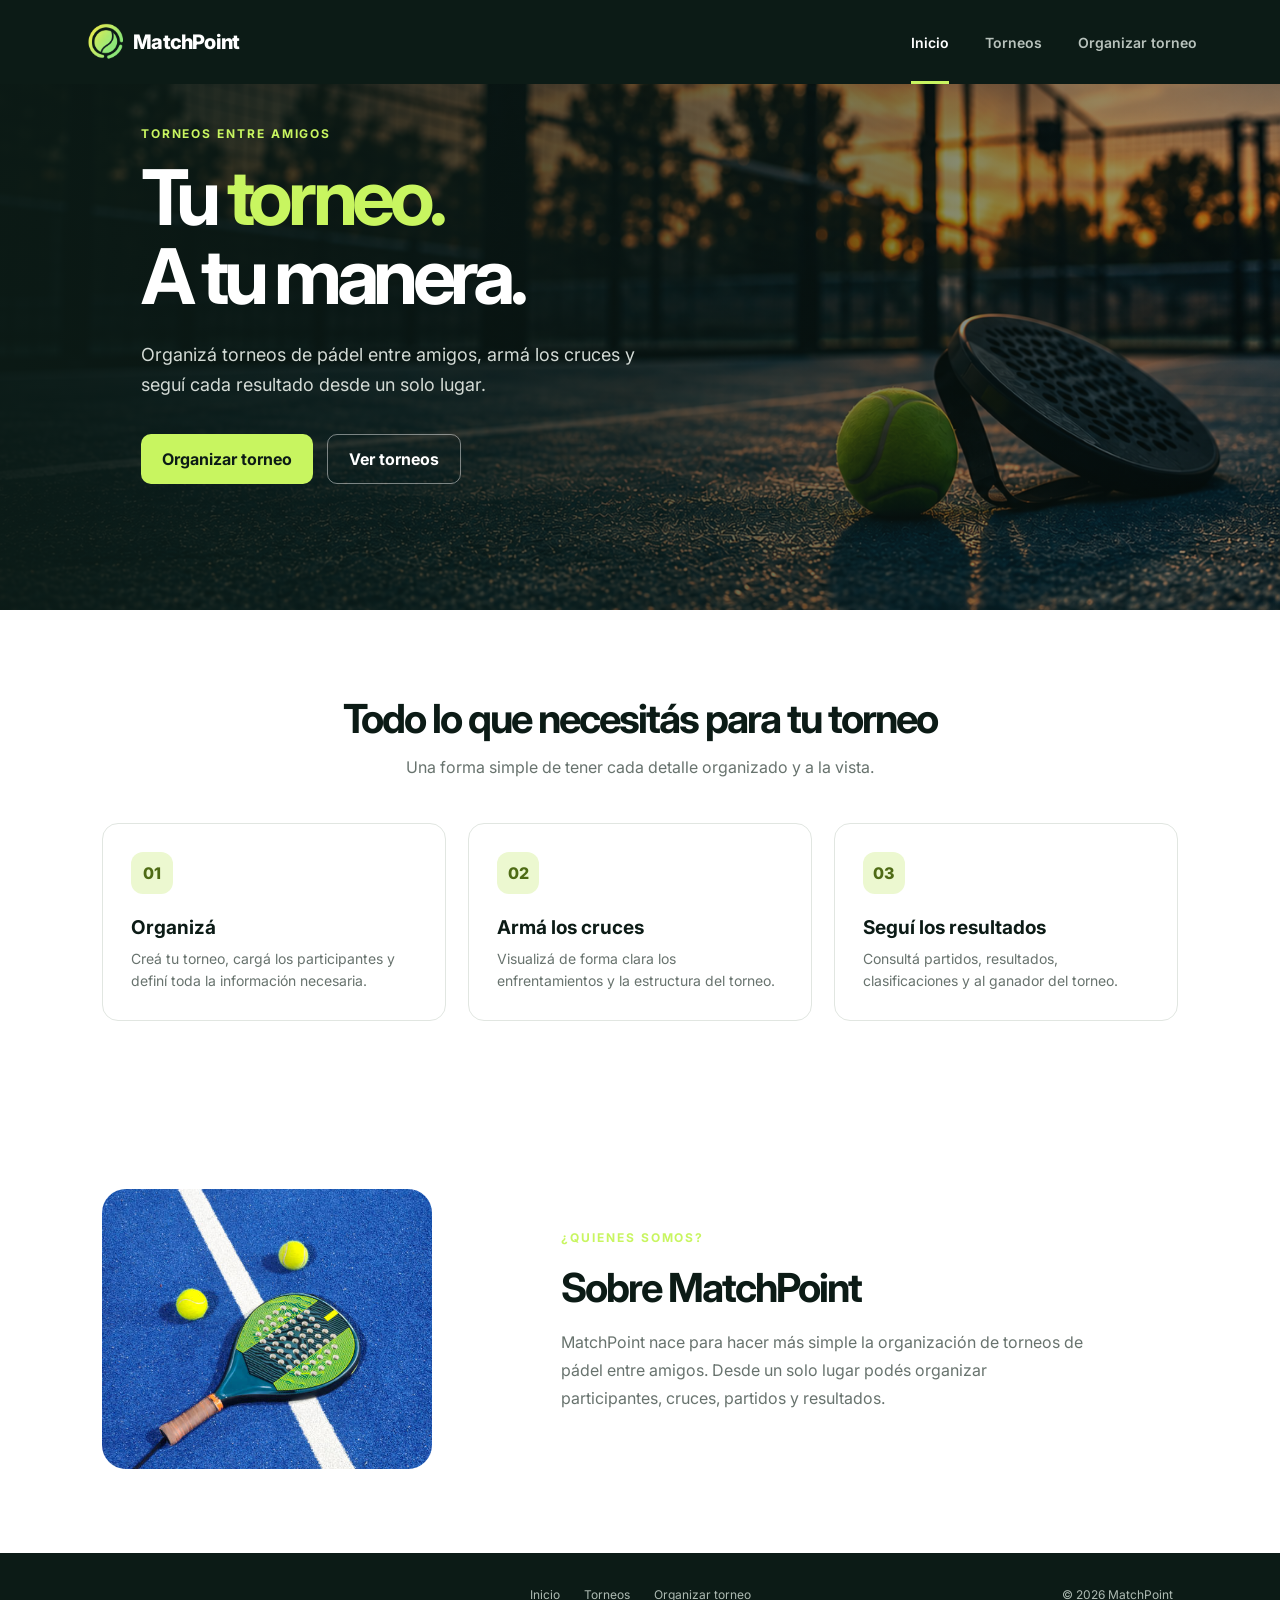
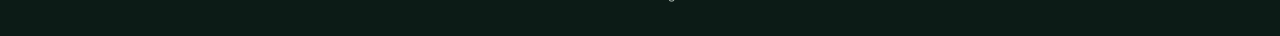
<file: PROYECTO-NUESTRO-FINAL/index.html>
<!doctype html>
<html lang="es">
  <head>
    <meta charset="UTF-8" />
    <meta name="viewport" content="width=device-width, initial-scale=1.0" />
    <meta name="author" content="MatchPoint" />
    <meta
      name="description"
      content="MatchPoint, la forma simple de organizar torneos de pádel entre amigos: participantes, cruces y resultados en un solo lugar."
    />
    <meta
      name="keywords"
      content="padel, torneos, torneos de padel, organizar torneo, cruces, fixture"
    />
    <link
      rel="icon"
      href="data:image/svg+xml,<svg xmlns='http://www.w3.org/2000/svg' viewBox='0 0 100 100'><text y='.9em' font-size='90'>🎾</text></svg>"
    />
    <title>MatchPoint | Inicio</title>
    <link rel="preconnect" href="https://fonts.googleapis.com" />
    <link rel="preconnect" href="https://fonts.gstatic.com" crossorigin />
    <link
      href="https://fonts.googleapis.com/css2?family=Inter:wght@400;500;600;700;800&display=swap"
      rel="stylesheet"
    />
    <link rel="stylesheet" href="inicio.css" />
  </head>
  <body>
    <header class="site-header">
      <a class="brand" href="index.html">
        <span class="brand-mark"
          ><img src="imagenes/logo.png" alt="Logo de MatchPoint"
        /></span>
        <h1>MatchPoint</h1>
      </a>
      <nav class="main-nav" aria-label="Navegación principal">
        <a href="index.html" class="active">Inicio</a>
        <a href="torneos.html">Torneos</a>
        <a href="organizar.html">Organizar torneo</a>
      </nav>
    </header>

    <main>
      <section class="hero">
        <div class="hero-copy">
          <div class="eyebrow">Torneos entre amigos</div>
          <h2>Tu <em>torneo.</em><br />A tu manera.</h2>
          <p>
            Organizá torneos de pádel entre amigos, armá los cruces y seguí cada
            resultado desde un solo lugar.
          </p>
          <div class="actions">
            <a class="button primary" href="organizar.html">Organizar torneo</a>
            <a class="button outline" href="torneos.html">Ver torneos</a>
          </div>
        </div>
      </section>

      <section class="section">
        <div class="section-heading">
          <h2>Todo lo que necesitás para tu torneo</h2>
          <p>Una forma simple de tener cada detalle organizado y a la vista.</p>
        </div>
        <div class="feature-grid">
          <article class="feature-card">
            <div class="feature-icon">01</div>
            <h3>Organizá</h3>
            <p>
              Creá tu torneo, cargá los participantes y definí toda la
              información necesaria.
            </p>
          </article>
          <article class="feature-card">
            <div class="feature-icon">02</div>
            <h3>Armá los cruces</h3>
            <p>
              Visualizá de forma clara los enfrentamientos y la estructura del
              torneo.
            </p>
          </article>
          <article class="feature-card">
            <div class="feature-icon">03</div>
            <h3>Seguí los resultados</h3>
            <p>
              Consultá partidos, resultados, clasificaciones y al ganador del
              torneo.
            </p>
          </article>
        </div>
      </section>

      <section class="section">
        <div class="about">
          <div class="about-visual" aria-hidden="true">
            <img src="imagenes/paleta_pelotas.avif" alt="Paleta de pádel" />
          </div>
          <div>
            <div class="eyebrow">¿Quienes Somos?</div>
            <h2>Sobre MatchPoint</h2>
            <p>
              MatchPoint nace para hacer más simple la organización de torneos
              de pádel entre amigos. Desde un solo lugar podés organizar
              participantes, cruces, partidos y resultados.
            </p>
          </div>
        </div>
      </section>
    </main>

    <footer class="site-footer">
      <div class="footer-inner">
        <div class="footer-links">
          <a href="index.html">Inicio</a>
          <a href="torneos.html">Torneos</a>
          <a href="organizar.html">Organizar torneo</a>
        </div>
        <span>© 2026 MatchPoint</span>
      </div>
    </footer>

    <script src="script.js"></script>
  </body>
</html>
</file>
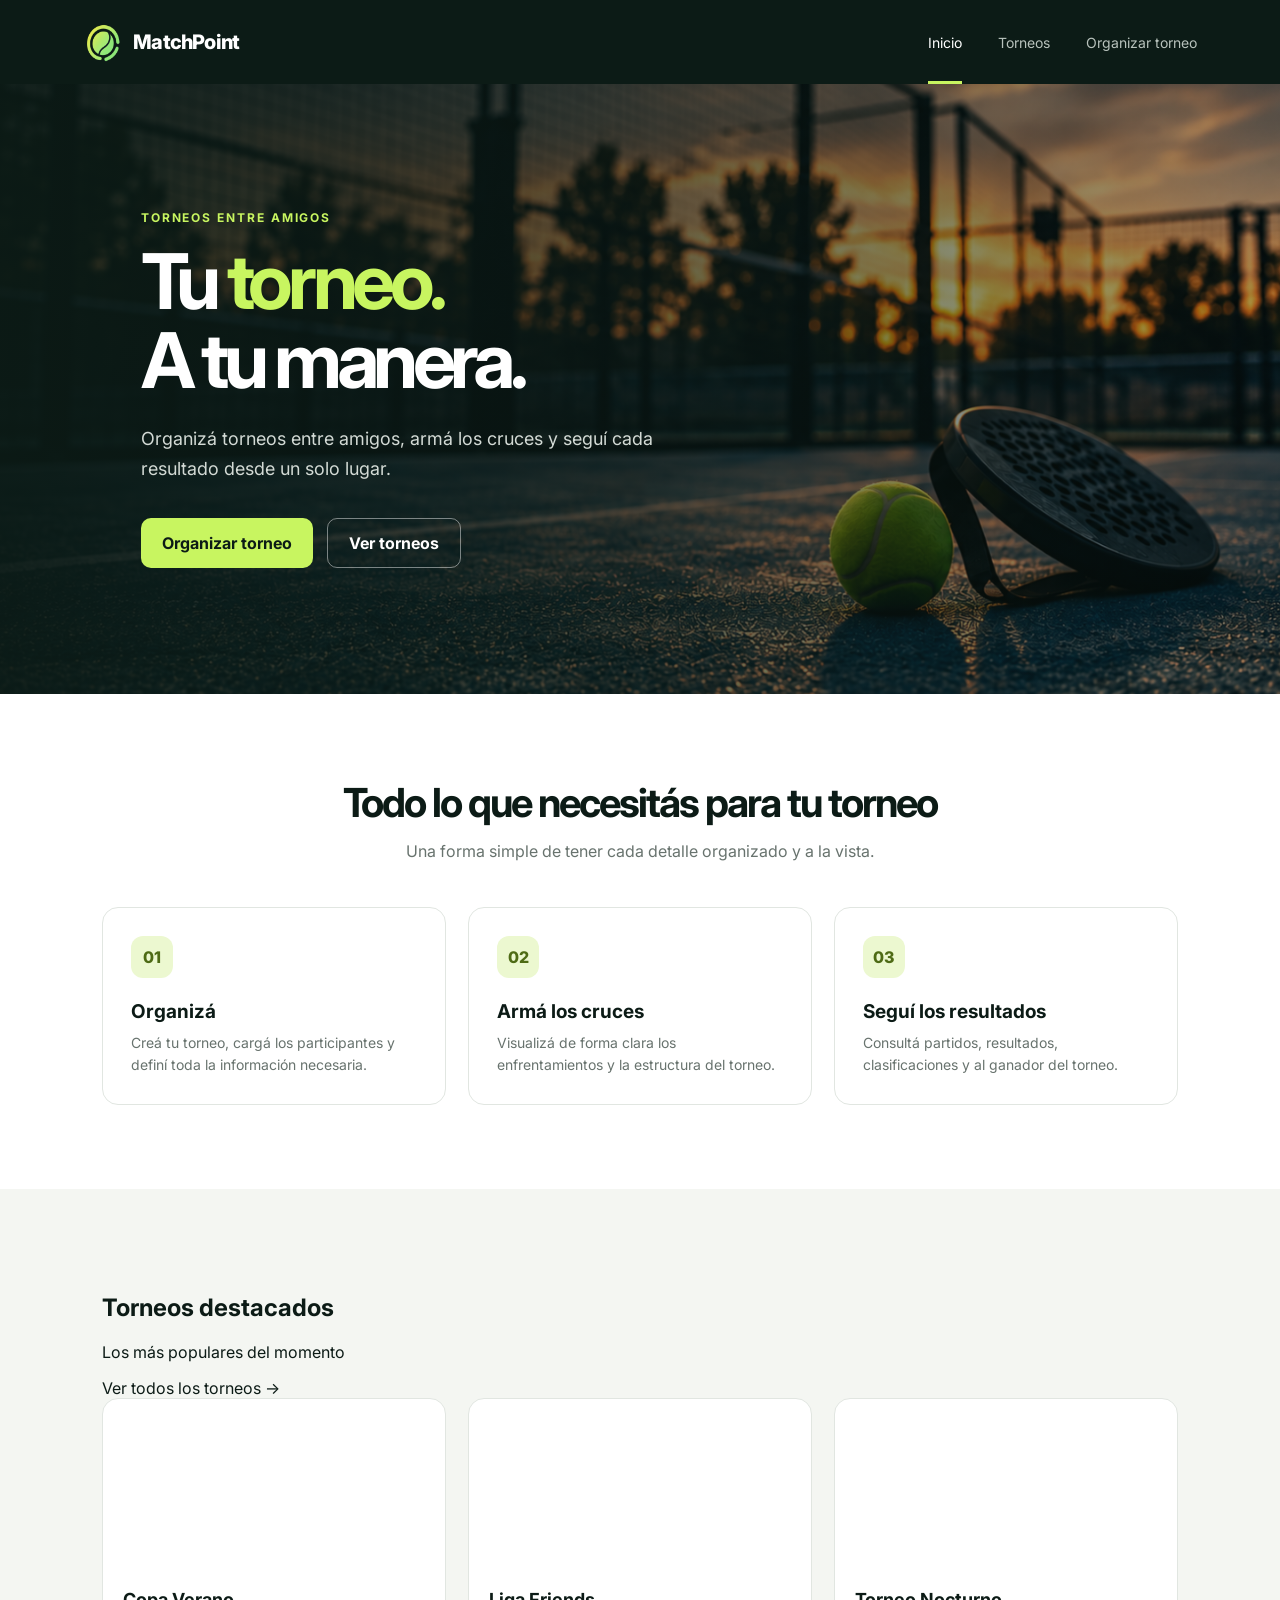
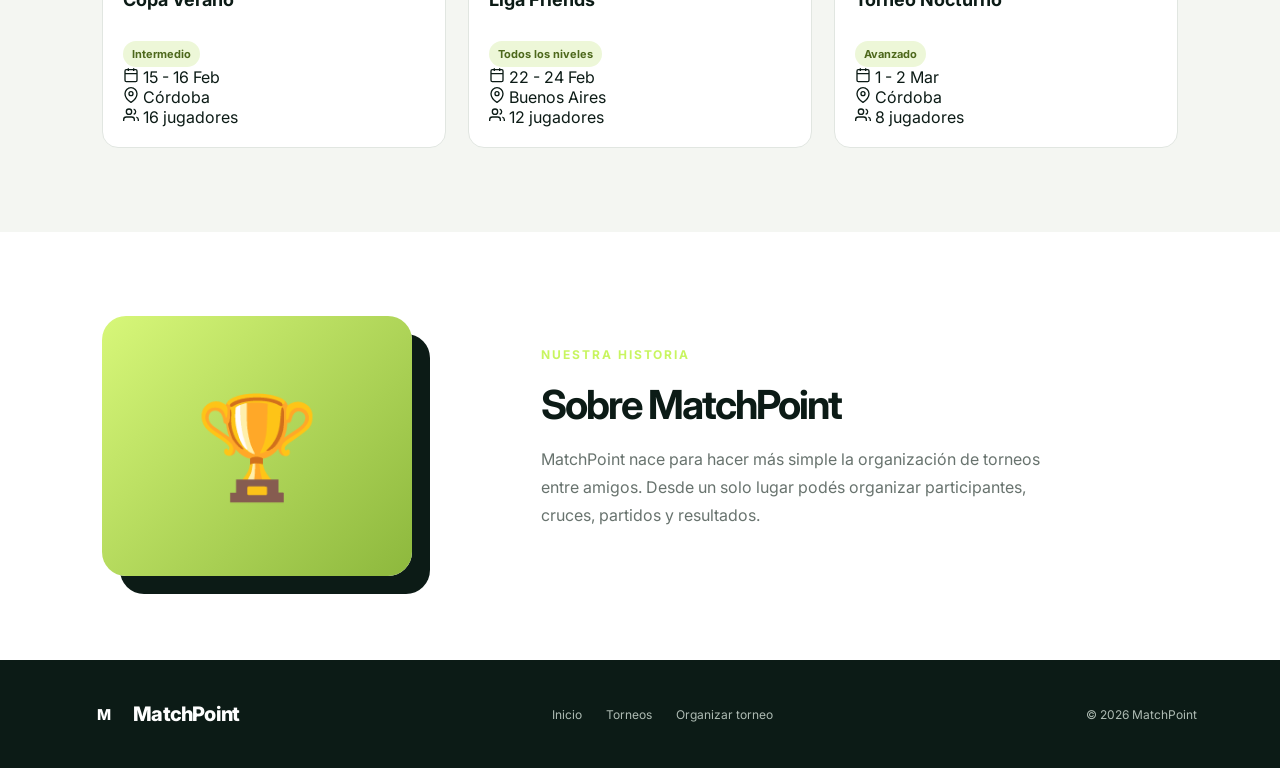
<file: public/index.html>
<!doctype html>
<html lang="es">
<head>
  <meta charset="UTF-8">
  <meta name="viewport" content="width=device-width, initial-scale=1.0">
  <title>MatchPoint | Inicio</title>
  <link rel="preconnect" href="https://fonts.googleapis.com">
  <link rel="preconnect" href="https://fonts.gstatic.com" crossorigin>
  <link href="https://fonts.googleapis.com/css2?family=Inter:wght@400;500;600;700;800&display=swap" rel="stylesheet">
  <link rel="stylesheet" href="styles.css">
</head>
<body>
  <header class="site-header">
    <a class="brand" href="index.html">
      <img class="brand-mark" src="img/image.png">
      <span>MatchPoint</span>
    </a>
    <nav class="main-nav" aria-label="Navegación principal">
      <a href="index.html" class="active">Inicio</a>
      <a href="torneos.html">Torneos</a>
      <a href="organizar.html">Organizar torneo</a>
    </nav>
  </header>

  <main>
    <section class="hero">
      <div class="hero-copy">
        <div class="eyebrow">Torneos entre amigos</div>
        <h1>Tu <em>torneo.</em><br>A tu manera.</h1>
        <p>Organizá torneos entre amigos, armá los cruces y seguí cada resultado desde un solo lugar.</p>
        <div class="actions">
          <a class="button primary" href="organizar.html">Organizar torneo</a>
          <a class="button outline" href="torneos.html">Ver torneos</a>
        </div>
      </div>
    </section>

    <section class="section">
      <div class="section-heading">
        <h2>Todo lo que necesitás para tu torneo</h2>
        <p>Una forma simple de tener cada detalle organizado y a la vista.</p>
      </div>
      <div class="feature-grid">
        <div class="feature-card">
          <div class="feature-icon">01</div>
          <h3>Organizá</h3>
          <p>Creá tu torneo, cargá los participantes y definí toda la información necesaria.</p>
        </div>
        <div class="feature-card">
          <div class="feature-icon">02</div>
          <h3>Armá los cruces</h3>
          <p>Visualizá de forma clara los enfrentamientos y la estructura del torneo.</p>
        </div>
        <div class="feature-card">
          <div class="feature-icon">03</div>
          <h3>Seguí los resultados</h3>
          <p>Consultá partidos, resultados, clasificaciones y al ganador del torneo.</p>
        </div>
      </div>
    </section>

    <section class="section mist">
      <div class="section-header-row">
        <div>
          <h2>Torneos destacados</h2>
          <p>Los más populares del momento</p>
        </div>
        <a class="text-link-right" href="torneos.html">Ver todos los torneos →</a>
      </div>

      <div class="cards-grid">
        <!-- Tarjeta 1 -->
        <article class="tournament-card" data-name="copa verano">
          <div class="card-image" style="background-image:url('https://images.unsplash.com/photo-1554068865-24cecd4e34b8?auto=format&fit=crop&w=900&q=80')"></div>
          <div class="card-body">
            <div class="card-header">
              <h3>Copa Verano</h3>
              <span class="level level-blue">Intermedio</span>
            </div>
            <div class="meta-list">
              <div class="meta-item">
                <svg width="16" height="16" viewBox="0 0 24 24" fill="none" stroke="currentColor" stroke-width="2"><rect x="3" y="4" width="18" height="18" rx="2" ry="2"></rect><line x1="16" y1="2" x2="16" y2="6"></line><line x1="8" y1="2" x2="8" y2="6"></line><line x1="3" y1="10" x2="21" y2="10"></line></svg>
                <span>15 - 16 Feb</span>
              </div>
              <div class="meta-item">
                <svg width="16" height="16" viewBox="0 0 24 24" fill="none" stroke="currentColor" stroke-width="2"><path d="M21 10c0 7-9 13-9 13s-9-6-9-13a9 9 0 0 1 18 0z"></path><circle cx="12" cy="10" r="3"></circle></svg>
                <span>Córdoba</span>
              </div>
              <div class="meta-item">
                <svg width="16" height="16" viewBox="0 0 24 24" fill="none" stroke="currentColor" stroke-width="2"><path d="M17 21v-2a4 4 0 0 0-4-4H5a4 4 0 0 0-4 4v2"></path><circle cx="9" cy="7" r="4"></circle><path d="M23 21v-2a4 4 0 0 0-3-3.87"></path><path d="M16 3.13a4 4 0 0 1 0 7.75"></path></svg>
                <span>16 jugadores</span>
              </div>
            </div>
          </div>
        </article>

        <!-- Tarjeta 2 -->
        <article class="tournament-card" data-name="liga friends">
          <div class="card-image" style="background-image:url('https://images.unsplash.com/photo-1531310197839-ccf54634509e?auto=format&fit=crop&w=900&q=80')"></div>
          <div class="card-body">
            <div class="card-header">
              <h3>Liga Friends</h3>
              <span class="level level-green">Todos los niveles</span>
            </div>
            <div class="meta-list">
              <div class="meta-item">
                <svg width="16" height="16" viewBox="0 0 24 24" fill="none" stroke="currentColor" stroke-width="2"><rect x="3" y="4" width="18" height="18" rx="2" ry="2"></rect><line x1="16" y1="2" x2="16" y2="6"></line><line x1="8" y1="2" x2="8" y2="6"></line><line x1="3" y1="10" x2="21" y2="10"></line></svg>
                <span>22 - 24 Feb</span>
              </div>
              <div class="meta-item">
                <svg width="16" height="16" viewBox="0 0 24 24" fill="none" stroke="currentColor" stroke-width="2"><path d="M21 10c0 7-9 13-9 13s-9-6-9-13a9 9 0 0 1 18 0z"></path><circle cx="12" cy="10" r="3"></circle></svg>
                <span>Buenos Aires</span>
              </div>
              <div class="meta-item">
                <svg width="16" height="16" viewBox="0 0 24 24" fill="none" stroke="currentColor" stroke-width="2"><path d="M17 21v-2a4 4 0 0 0-4-4H5a4 4 0 0 0-4 4v2"></path><circle cx="9" cy="7" r="4"></circle><path d="M23 21v-2a4 4 0 0 0-3-3.87"></path><path d="M16 3.13a4 4 0 0 1 0 7.75"></path></svg>
                <span>12 jugadores</span>
              </div>
            </div>
          </div>
        </article>

        <!-- Tarjeta 3 -->
        <article class="tournament-card" data-name="torneo nocturno">
          <div class="card-image" style="background-image:url('https://images.unsplash.com/photo-1595435934249-5df7ed86e1c0?auto=format&fit=crop&w=900&q=80')"></div>
          <div class="card-body">
            <div class="card-header">
              <h3>Torneo Nocturno</h3>
              <span class="level level-orange">Avanzado</span>
            </div>
            <div class="meta-list">
              <div class="meta-item">
                <svg width="16" height="16" viewBox="0 0 24 24" fill="none" stroke="currentColor" stroke-width="2"><rect x="3" y="4" width="18" height="18" rx="2" ry="2"></rect><line x1="16" y1="2" x2="16" y2="6"></line><line x1="8" y1="2" x2="8" y2="6"></line><line x1="3" y1="10" x2="21" y2="10"></line></svg>
                <span>1 - 2 Mar</span>
              </div>
              <div class="meta-item">
                <svg width="16" height="16" viewBox="0 0 24 24" fill="none" stroke="currentColor" stroke-width="2"><path d="M21 10c0 7-9 13-9 13s-9-6-9-13a9 9 0 0 1 18 0z"></path><circle cx="12" cy="10" r="3"></circle></svg>
                <span>Córdoba</span>
              </div>
              <div class="meta-item">
                <svg width="16" height="16" viewBox="0 0 24 24" fill="none" stroke="currentColor" stroke-width="2"><path d="M17 21v-2a4 4 0 0 0-4-4H5a4 4 0 0 0-4 4v2"></path><circle cx="9" cy="7" r="4"></circle><path d="M23 21v-2a4 4 0 0 0-3-3.87"></path><path d="M16 3.13a4 4 0 0 1 0 7.75"></path></svg>
                <span>8 jugadores</span>
              </div>
            </div>
          </div>
        </article>
      </div>
    </section>

    <section class="section">
      <div class="about">
        <div class="about-visual">🏆</div>
        <div>
          <div class="eyebrow">Nuestra historia</div>
          <h2>Sobre MatchPoint</h2>
          <p>MatchPoint nace para hacer más simple la organización de torneos entre amigos. Desde un solo lugar podés organizar participantes, cruces, partidos y resultados.</p>
        </div>
      </div>
    </section>
  </main>

  <footer class="site-footer">
    <div class="footer-inner">
      <a class="brand" href="index.html">
        <span class="brand-mark">M</span>
        <span>MatchPoint</span>
      </a>
      <div class="footer-links">
        <a href="index.html">Inicio</a>
        <a href="torneos.html">Torneos</a>
        <a href="organizar.html">Organizar torneo</a>
      </div>
      <span>© 2026 MatchPoint</span>
    </div>
  </footer>
</body>
</html>
</file>
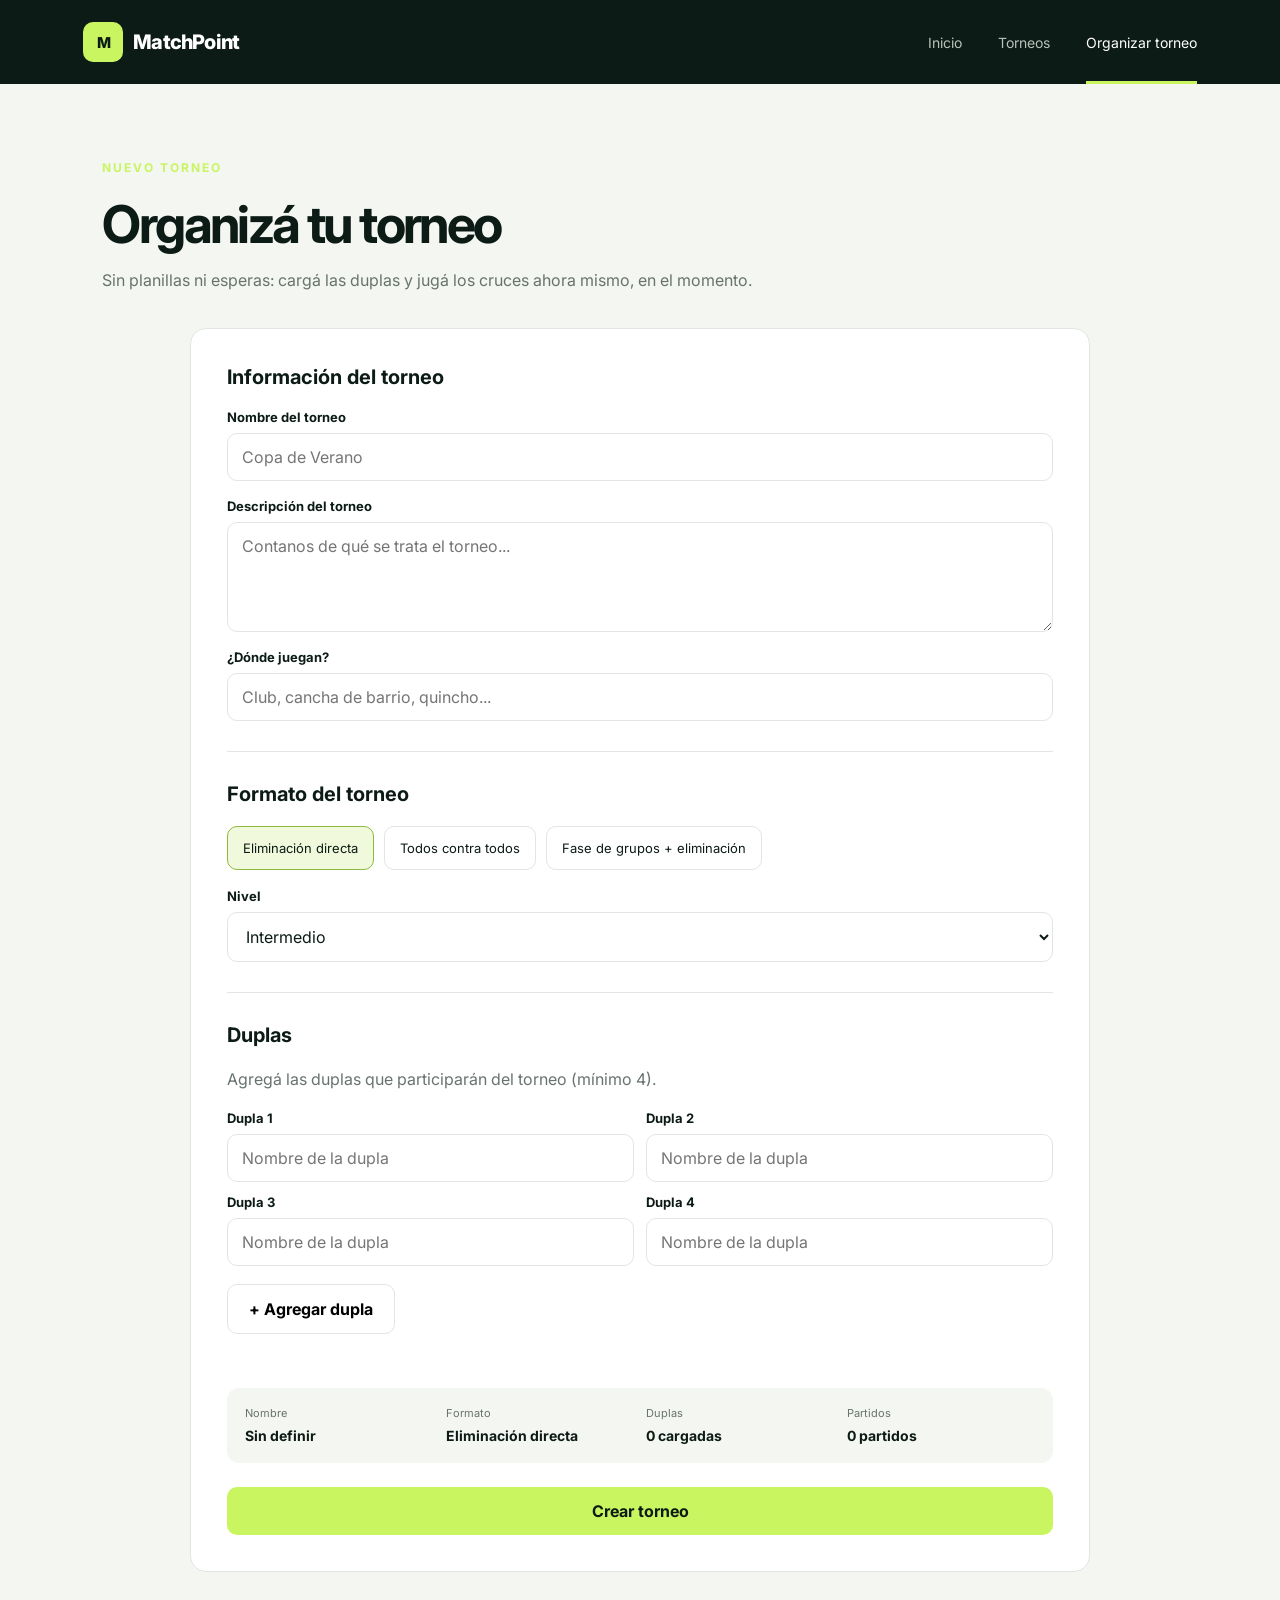
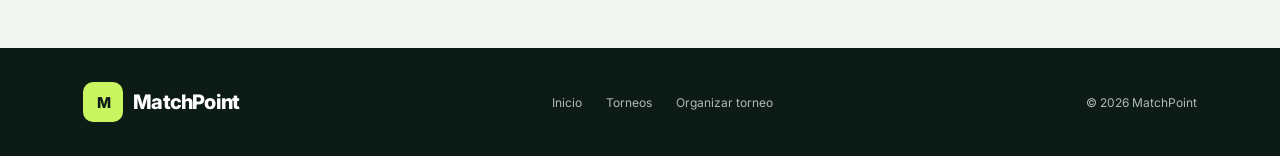
<file: proyecto 3/organizar.html>
<!doctype html>
<html lang="es">
<head>
  <meta charset="UTF-8">
  <meta name="viewport" content="width=device-width, initial-scale=1.0">
  <meta name="author" content="MatchPoint">
  <meta name="description" content="Organizá tu torneo de pádel en MatchPoint: cargá las duplas, jugá los cruces en el momento y descubrí al campeón.">
  <meta name="keywords" content="padel, organizar torneo, cruces, fixture, participantes, resultados">
  <link rel="icon" href="data:image/svg+xml,<svg xmlns='http://www.w3.org/2000/svg' viewBox='0 0 100 100'><text y='.9em' font-size='90'>🎾</text></svg>">
  <title>MatchPoint | Organizar Torneo</title>
  <link rel="preconnect" href="https://fonts.googleapis.com">
  <link rel="preconnect" href="https://fonts.gstatic.com" crossorigin>
  <link href="https://fonts.googleapis.com/css2?family=Inter:wght@400;500;600;700;800&display=swap" rel="stylesheet">
  <link rel="stylesheet" href="styles.css">
</head>
<body onload="calcularPartidos()">
  <header class="site-header">
    <a class="brand" href="index.html">
      <span class="brand-mark">M</span>
      <h1>MatchPoint</h1>
    </a>
    <nav class="main-nav" aria-label="Navegación principal">
      <a href="index.html">Inicio</a>
      <a href="torneos.html">Torneos</a>
      <a href="organizar.html" class="active">Organizar torneo</a>
    </nav>
  </header>

  <main>
    <section class="page-shell">
      <div class="page-head">
        <div class="eyebrow">Nuevo torneo</div>
        <h2 class="page-title">Organizá tu torneo</h2>
        <p class="page-subtitle">Sin planillas ni esperas: cargá las duplas y jugá los cruces ahora mismo, en el momento.</p>
      </div>

      <form class="form-card" id="form-torneo" onsubmit="crearTorneo(event)">
        <section class="form-section">
          <h2>Información del torneo</h2>
          <div class="form-grid">
            <div class="field full">
              <label for="nombre-torneo">Nombre del torneo</label>
              <input id="nombre-torneo" placeholder="Copa de Verano" maxlength="40" required
                     oninput="actualizarResumen(event)" onblur="validarNombre(this)">
            </div>
            <div class="field full">
              <label for="descripcion">Descripción del torneo</label>
              <textarea id="descripcion" placeholder="Contanos de qué se trata el torneo..." maxlength="200"></textarea>
            </div>
            <div class="field full">
              <label for="ubicacion">¿Dónde juegan?</label>
              <input id="ubicacion" placeholder="Club, cancha de barrio, quincho..." maxlength="60">
            </div>
          </div>
        </section>

        <section class="form-section">
          <h2>Formato del torneo</h2>
          <div class="choice-grid">
            <div class="choice selected" onclick="seleccionarFormato(this)">Eliminación directa</div>
            <div class="choice" onclick="seleccionarFormato(this)">Todos contra todos</div>
            <div class="choice" onclick="seleccionarFormato(this)">Fase de grupos + eliminación</div>
          </div>
          <div class="field field-nivel">
            <label for="nivel">Nivel</label>
            <select id="nivel">
              <option>Principiante</option>
              <option selected>Intermedio</option>
              <option>Avanzado</option>
              <option>Todos los niveles</option>
            </select>
          </div>
        </section>

        <section class="form-section">
          <h2>Duplas</h2>
          <p class="page-subtitle section-intro">Agregá las duplas que participarán del torneo (mínimo 4).</p>
          <div class="participants" id="participantes" oninput="calcularPartidos()">
            <div class="field"><label for="participante-1">Dupla 1</label><input id="participante-1" placeholder="Nombre de la dupla" maxlength="24"></div>
            <div class="field"><label for="participante-2">Dupla 2</label><input id="participante-2" placeholder="Nombre de la dupla" maxlength="24"></div>
            <div class="field"><label for="participante-3">Dupla 3</label><input id="participante-3" placeholder="Nombre de la dupla" maxlength="24"></div>
            <div class="field"><label for="participante-4">Dupla 4</label><input id="participante-4" placeholder="Nombre de la dupla" maxlength="24"></div>
          </div>
          <button class="button btn-add" type="button" onclick="agregarParticipante()">+ Agregar dupla</button>
        </section>

        <div class="summary">
          <div><small>Nombre</small><strong id="resumen-nombre">Sin definir</strong></div>
          <div><small>Formato</small><strong id="resumen-formato">Eliminación directa</strong></div>
          <div><small>Duplas</small><strong id="resumen-participantes">0 cargadas</strong></div>
          <div><small>Partidos</small><strong id="resumen-partidos">0 partidos</strong></div>
        </div>

        <button class="button primary btn-submit" type="submit">Crear torneo</button>
      </form>
    </section>
  </main>

  <footer class="site-footer">
    <div class="footer-inner">
      <a class="brand" href="index.html">
        <span class="brand-mark">M</span>
        <span>MatchPoint</span>
      </a>
      <div class="footer-links">
        <a href="index.html">Inicio</a>
        <a href="torneos.html">Torneos</a>
        <a href="organizar.html">Organizar torneo</a>
      </div>
      <span>© 2026 MatchPoint</span>
    </div>
  </footer>

  <script src="script.js"></script>
</body>
</html>
</file>
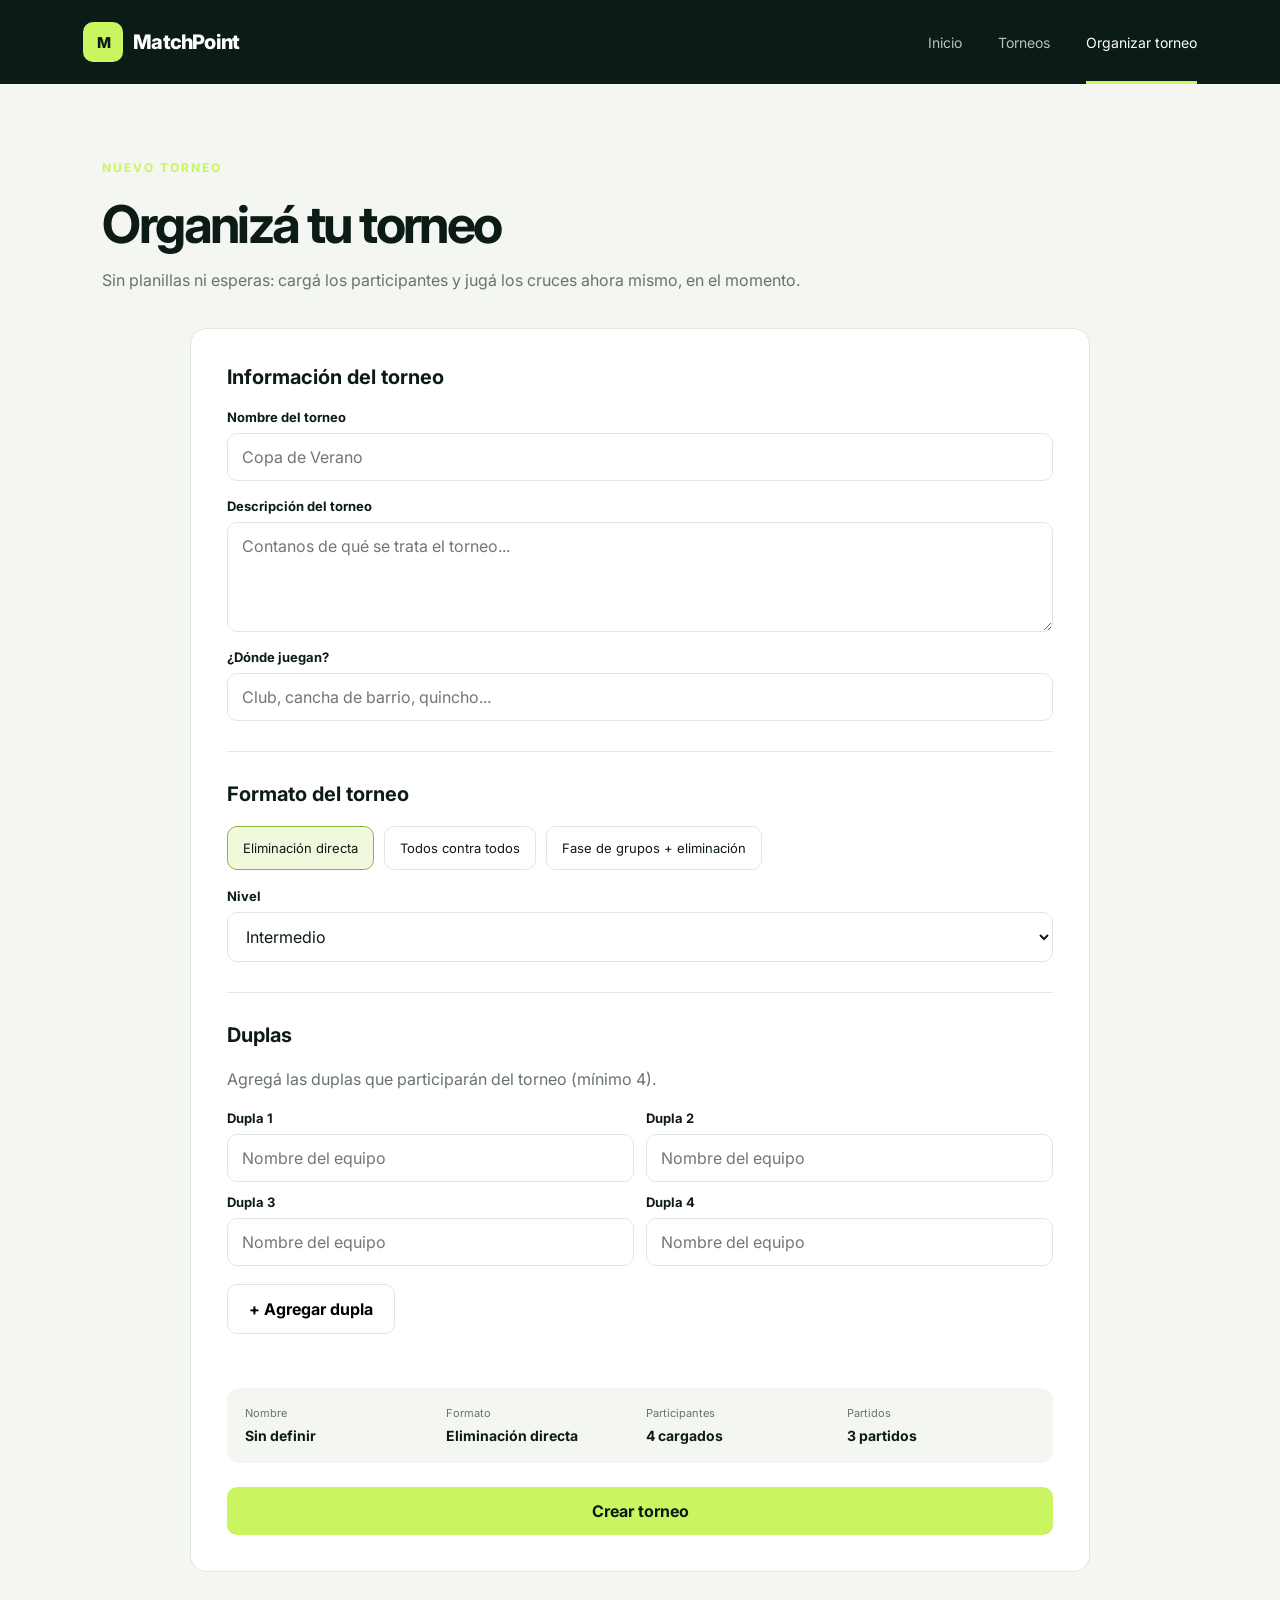
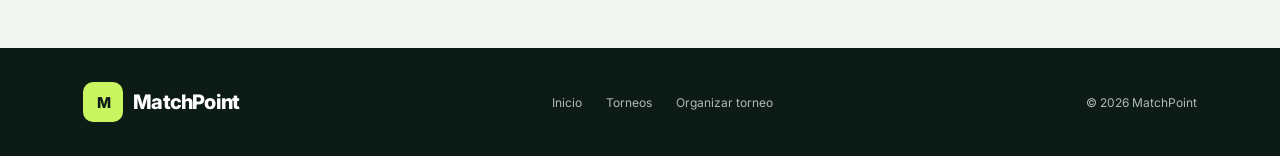
<file: proyecto-justo/organizar.html>
<!doctype html>
<html lang="es">
<head>
  <meta charset="UTF-8">
  <meta name="viewport" content="width=device-width, initial-scale=1.0">
  <meta name="author" content="MatchPoint">
  <meta name="description" content="Organizá tu torneo de pádel en MatchPoint: cargá los participantes, jugá los cruces en el momento y descubrí al campeón.">
  <meta name="keywords" content="padel, organizar torneo, cruces, fixture, participantes, resultados">
  <link rel="icon" href="data:image/svg+xml,<svg xmlns='http://www.w3.org/2000/svg' viewBox='0 0 100 100'><text y='.9em' font-size='90'>🎾</text></svg>">
  <title>MatchPoint | Organizar Torneo</title>
  <link rel="preconnect" href="https://fonts.googleapis.com">
  <link rel="preconnect" href="https://fonts.gstatic.com" crossorigin>
  <link href="https://fonts.googleapis.com/css2?family=Inter:wght@400;500;600;700;800&display=swap" rel="stylesheet">
  <link rel="stylesheet" href="styles.css">
</head>
<body onload="calcularPartidos()">
  <header class="site-header">
    <a class="brand" href="index.html">
      <span class="brand-mark">M</span>
      <h1>MatchPoint</h1>
    </a>
    <nav class="main-nav" aria-label="Navegación principal">
      <a href="index.html">Inicio</a>
      <a href="torneos.html">Torneos</a>
      <a href="organizar.html" class="active">Organizar torneo</a>
    </nav>
  </header>

  <main>
    <section class="page-shell">
      <div class="page-head">
        <div class="eyebrow">Nuevo torneo</div>
        <h2 class="page-title">Organizá tu torneo</h2>
        <p class="page-subtitle">Sin planillas ni esperas: cargá los participantes y jugá los cruces ahora mismo, en el momento.</p>
      </div>

      <form class="form-card" id="form-torneo" onsubmit="crearTorneo(event)">
        <section class="form-section">
          <h2>Información del torneo</h2>
          <div class="form-grid">
            <div class="field full">
              <label for="nombre-torneo">Nombre del torneo</label>
              <input id="nombre-torneo" placeholder="Copa de Verano" maxlength="40" size="30" required
                     oninput="actualizarResumen(event)" onblur="validarNombre(this)">
            </div>
            <div class="field full">
              <label for="descripcion">Descripción del torneo</label>
              <textarea id="descripcion" placeholder="Contanos de qué se trata el torneo..." maxlength="200"></textarea>
            </div>
            <div class="field full">
              <label for="ubicacion">¿Dónde juegan?</label>
              <input id="ubicacion" placeholder="Club, cancha de barrio, quincho..." maxlength="60" size="40">
            </div>
          </div>
        </section>

        <section class="form-section">
          <h2>Formato del torneo</h2>
          <div class="choice-grid">
            <div class="choice selected" onclick="seleccionarFormato(this)">Eliminación directa</div>
            <div class="choice" onclick="seleccionarFormato(this)">Todos contra todos</div>
            <div class="choice" onclick="seleccionarFormato(this)">Fase de grupos + eliminación</div>
          </div>
          <div class="field field-nivel">
            <label for="nivel">Nivel</label>
            <select id="nivel">
              <option>Principiante</option>
              <option selected>Intermedio</option>
              <option>Avanzado</option>
              <option>Todos los niveles</option>
            </select>
          </div>
        </section>

<section class="form-section">
          <h2>Duplas</h2>
          <p class="page-subtitle section-intro">Agregá las duplas que participarán del torneo (mínimo 4).</p>
          <div class="participants" id="participantes">
            <div class="field"><label for="participante-1">Dupla 1</label><input id="participante-1" placeholder="Nombre del equipo" maxlength="24" size="20"></div>
            <div class="field"><label for="participante-2">Dupla 2</label><input id="participante-2" placeholder="Nombre del equipo" maxlength="24" size="20"></div>
            <div class="field"><label for="participante-3">Dupla 3</label><input id="participante-3" placeholder="Nombre del equipo" maxlength="24" size="20"></div>
            <div class="field"><label for="participante-4">Dupla 4</label><input id="participante-4" placeholder="Nombre del equipo" maxlength="24" size="20"></div>
          </div>
          <button class="button btn-add" type="button" onclick="agregarParticipante()">+ Agregar dupla</button>
        </section>

        <div class="summary">
          <div><small>Nombre</small><strong id="resumen-nombre">Sin definir</strong></div>
          <div><small>Formato</small><strong id="resumen-formato">Eliminación directa</strong></div>
          <div><small>Participantes</small><strong id="resumen-participantes">4 cargados</strong></div>
          <div><small>Partidos</small><strong id="resumen-partidos">3 partidos</strong></div>
        </div>

        <button class="button primary btn-submit" type="submit">Crear torneo</button>
      </form>
    </section>
  </main>

  <footer class="site-footer">
    <div class="footer-inner">
      <a class="brand" href="index.html">
        <span class="brand-mark">M</span>
        <span>MatchPoint</span>
      </a>
      <div class="footer-links">
        <a href="index.html">Inicio</a>
        <a href="torneos.html">Torneos</a>
        <a href="organizar.html">Organizar torneo</a>
      </div>
      <span>© 2026 MatchPoint</span>
    </div>
  </footer>

  <script src="script.js"></script>
</body>
</html>
</file>
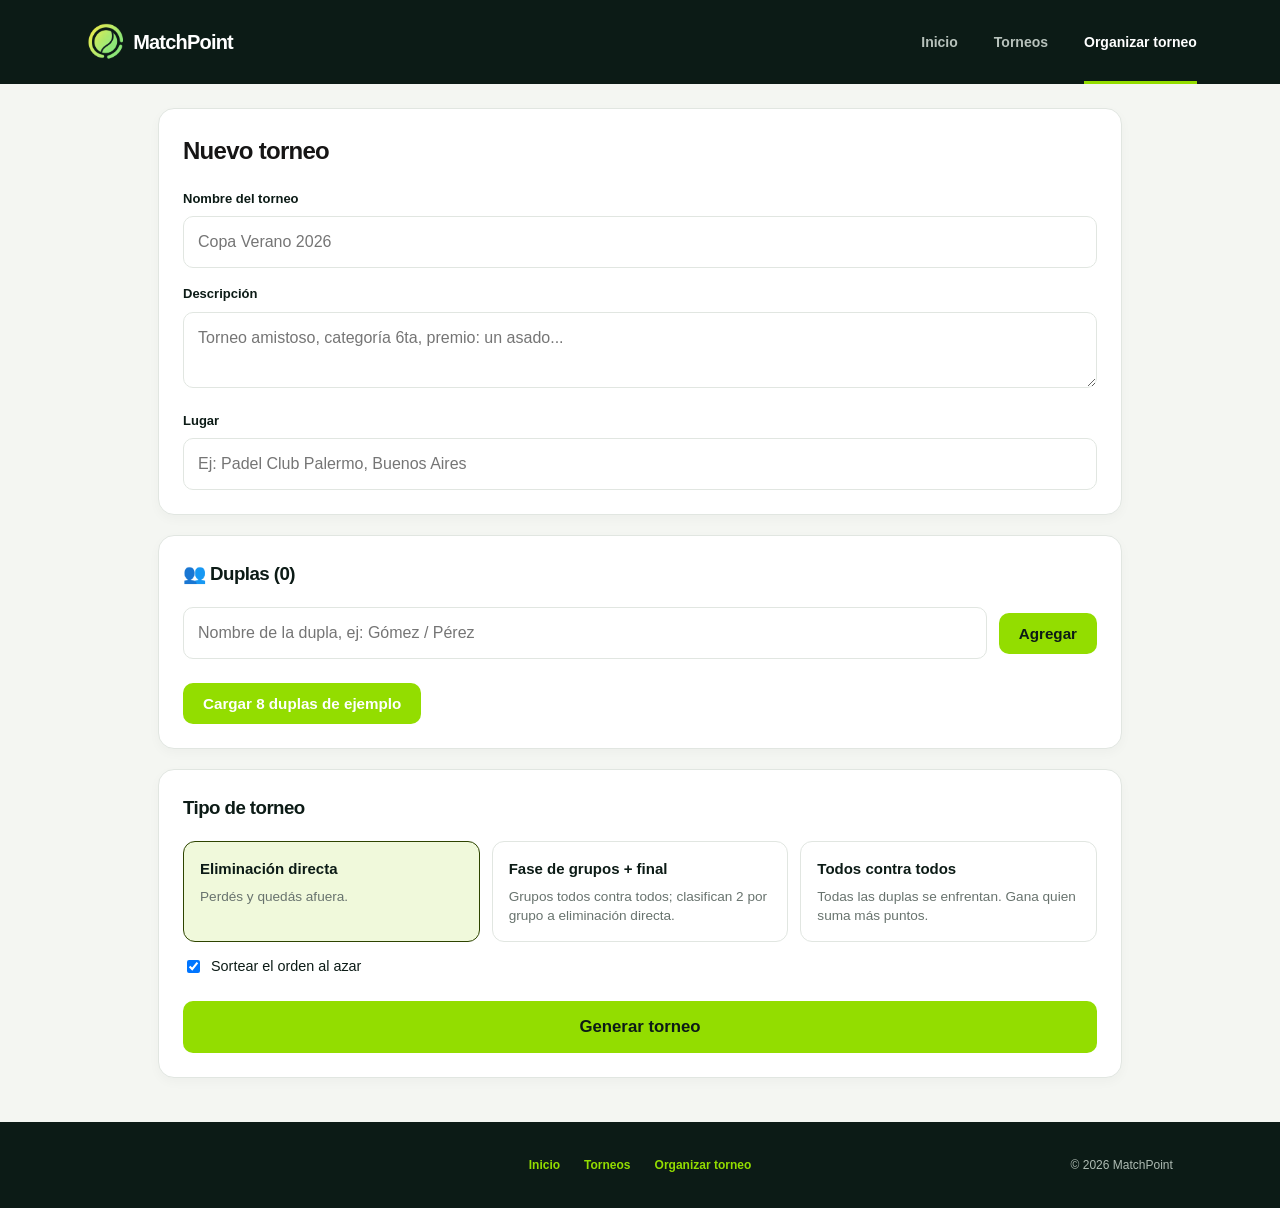
<file: PROYECTO-NUESTRO-FINAL/organizar.html>
<!doctype html>
<html lang="es">
  <head>
    <meta charset="utf-8" />
    <meta
      name="viewport"
      content="width=device-width, initial-scale=1, viewport-fit=cover"
    />
    <title>Organizar torneos</title>
    <link rel="stylesheet" href="organizar.css" />
  </head>
  <body>
    <canvas id="cf"></canvas>
    <div class="wrap">
      <header class="site-header">
        <a class="brand" href="index.html">
          <span class="brand-mark"><img src="imagenes/logo.png" /></span>
          <h1>MatchPoint</h1>
        </a>
        <nav class="main-nav" aria-label="Navegación principal">
          <a href="index.html">Inicio</a>
          <a href="torneos.html">Torneos</a>
          <a href="organizar.html" class="active">Organizar torneo</a>
        </nav>
      </header>
      <div id="setup"></div>
      <div id="app"></div>
    </div>

    <template id="tpl-setup">
      <div>
        <section class="card court">
          <h2>Nuevo torneo</h2>
          <label for="n">Nombre del torneo</label>
          <input id="n" placeholder="Copa Verano 2026" />
          <label for="d">Descripción</label>
          <textarea
            id="d"
            rows="2"
            placeholder="Torneo amistoso, categoría 6ta, premio: un asado..."
          ></textarea>
          <label for="p">Lugar</label>
          <input id="p" placeholder="Ej: Padel Club Palermo, Buenos Aires" />
          <iframe id="mp" hidden loading="lazy" title="Mapa del lugar"></iframe>
          <div id="ml" class="sub mt" hidden>
            <a id="mlink" target="_blank" rel="noopener"
              >Abrir en Google Maps ↗</a
            >
          </div>
        </section>
        <section class="card">
          <h3>👥 Duplas (<span id="cnt">0</span>)</h3>
          <div class="row">
            <input id="t" placeholder="Nombre de la dupla, ej: Gómez / Pérez" />
            <button id="add">Agregar</button>
          </div>
          <div class="chips" id="chips"></div>
          <button class="ghost mt" id="demo">Cargar 8 duplas de ejemplo</button>
        </section>
        <section class="card">
          <h3>Tipo de torneo</h3>
          <div class="types" id="types"></div>
          <label class="check"
            ><input type="checkbox" id="r" /> Sortear el orden al azar</label
          >
          <div id="e" class="err"></div>
          <button class="big mt" id="go">Generar torneo</button>
        </section>
      </div>
    </template>

    <template id="tpl-chip">
      <div class="chip"><span data-f="t"></span><b>×</b></div>
    </template>

    <template id="tpl-type">
      <div class="type">
        <h4 data-f="h"></h4>
        <p data-f="p"></p>
      </div>
    </template>

    <template id="tpl-app">
      <div>
        <section class="card court">
          <div class="row between flexwrap">
            <div>
              <h2 data-f="name"></h2>
              <div class="sub" data-f="meta"></div>
            </div>
            <button class="ghost" id="reset">Nuevo torneo</button>
          </div>
          <p data-f="desc"></p>
          <div class="sub" id="place" hidden>
            📍 <span data-f="place"></span> ·
            <a id="plink" target="_blank" rel="noopener"
              >Ver en Google Maps ↗</a
            >
          </div>
          <iframe
            id="amap"
            hidden
            loading="lazy"
            title="Mapa del lugar"
          ></iframe>
          <div class="bar"><i id="fill"></i></div>
          <div class="sub mts" data-f="prog"></div>
        </section>
        <nav class="tabs" id="tabs"></nav>
        <div id="body"></div>
      </div>
    </template>

    <template id="tpl-tab"><button></button></template>

    <template id="tpl-match">
      <div class="m">
        <small data-f="lbl"></small>
        <div class="hd"><span></span><span>Sets</span></div>
        <div class="tr" data-side="a">
          <span class="n" data-f="na"></span
          ><input
            class="sc"
            type="number"
            min="0"
            max="2"
            inputmode="numeric"
            aria-label="Sets de la dupla A"
          />
        </div>
        <div class="tr" data-side="b">
          <span class="n" data-f="nb"></span
          ><input
            class="sc"
            type="number"
            min="0"
            max="2"
            inputmode="numeric"
            aria-label="Sets de la dupla B"
          />
        </div>
        <small class="hint" hidden
          >Mejor de 3 sets: alguna dupla tiene que llegar a 2.</small
        >
      </div>
    </template>

    <template id="tpl-bye">
      <div class="m">
        <small data-f="lbl"></small>
        <div class="bye" data-f="txt"></div>
      </div>
    </template>

    <template id="tpl-bracket"><div class="bracket"></div></template>

    <template id="tpl-col">
      <div class="col">
        <h3 data-f="title"></h3>
        <div data-slot="cards"></div>
      </div>
    </template>

    <template id="tpl-fechas"><div class="two"></div></template>

    <template id="tpl-fecha">
      <div>
        <h3 data-f="title"></h3>
        <div data-slot="cards"></div>
      </div>
    </template>

    <template id="tpl-group">
      <section class="card">
        <h3 data-f="title"></h3>
        <div data-slot="table"></div>
        <div class="two mt" data-slot="cards"></div>
      </section>
    </template>

    <template id="tpl-table">
      <div class="tw">
        <table>
          <thead>
            <tr>
              <th>#</th>
              <th class="l">Dupla</th>
              <th>PJ</th>
              <th>G</th>
              <th>P</th>
              <th>Sets</th>
              <th>Dif.</th>
              <th>Pts</th>
            </tr>
          </thead>
          <tbody></tbody>
        </table>
      </div>
    </template>

    <template id="tpl-row">
      <tr>
        <td data-f="pos"></td>
        <td class="l" data-f="name"></td>
        <td data-f="pj"></td>
        <td data-f="g"></td>
        <td data-f="p"></td>
        <td data-f="sets"></td>
        <td data-f="dif"></td>
        <td><b data-f="pts"></b></td>
      </tr>
    </template>

    <template id="tpl-standings">
      <section class="card">
        <div data-slot="table"></div>
        <p class="sub">
          3 puntos por victoria. Desempate: diferencia de sets y luego sets
          ganados.
        </p>
      </section>
    </template>

    <template id="tpl-kowait">
      <section class="card">
        <p data-f="msg"></p>
        <button id="startko">Generar fase final →</button>
      </section>
    </template>

    <template id="tpl-pending">
      <section class="card">
        <h3>📊 Análisis</h3>
        <p class="sub">
          El análisis aparecerá cuando termine el torneo. ¡Seguí cargando
          resultados!
        </p>
      </section>
    </template>

    <template id="tpl-analysis">
      <div>
        <section class="card court champ">
          <div class="cup">🏆</div>
          <div class="sub" data-f="kicker"></div>
          <h2 data-f="champ"></h2>
          <p data-f="runner"></p>
        </section>
        <section class="card">
          <h3>📊 Análisis del torneo</h3>
          <p data-f="story"></p>
          <div class="stats" data-slot="stats"></div>
        </section>
        <section class="card">
          <h3>🛣️ El camino de los campeones</h3>
          <ul data-slot="path"></ul>
        </section>
        <section class="card">
          <h3>📈 Ranking general</h3>
          <div data-slot="rank"></div>
        </section>
      </div>
    </template>

    <template id="tpl-stat">
      <div class="stat"><span data-f="k"></span><b data-f="v"></b></div>
    </template>

    <footer class="site-footer">
      <div class="footer-inner">
        <div class="footer-links">
          <a href="index.html">Inicio</a>
          <a href="torneos.html">Torneos</a>
          <a href="organizar.html">Organizar torneo</a>
        </div>
        <span>© 2026 MatchPoint</span>
      </div>
    </footer>

    <script src="organizar.js"></script>
  </body>
</html>
</file>
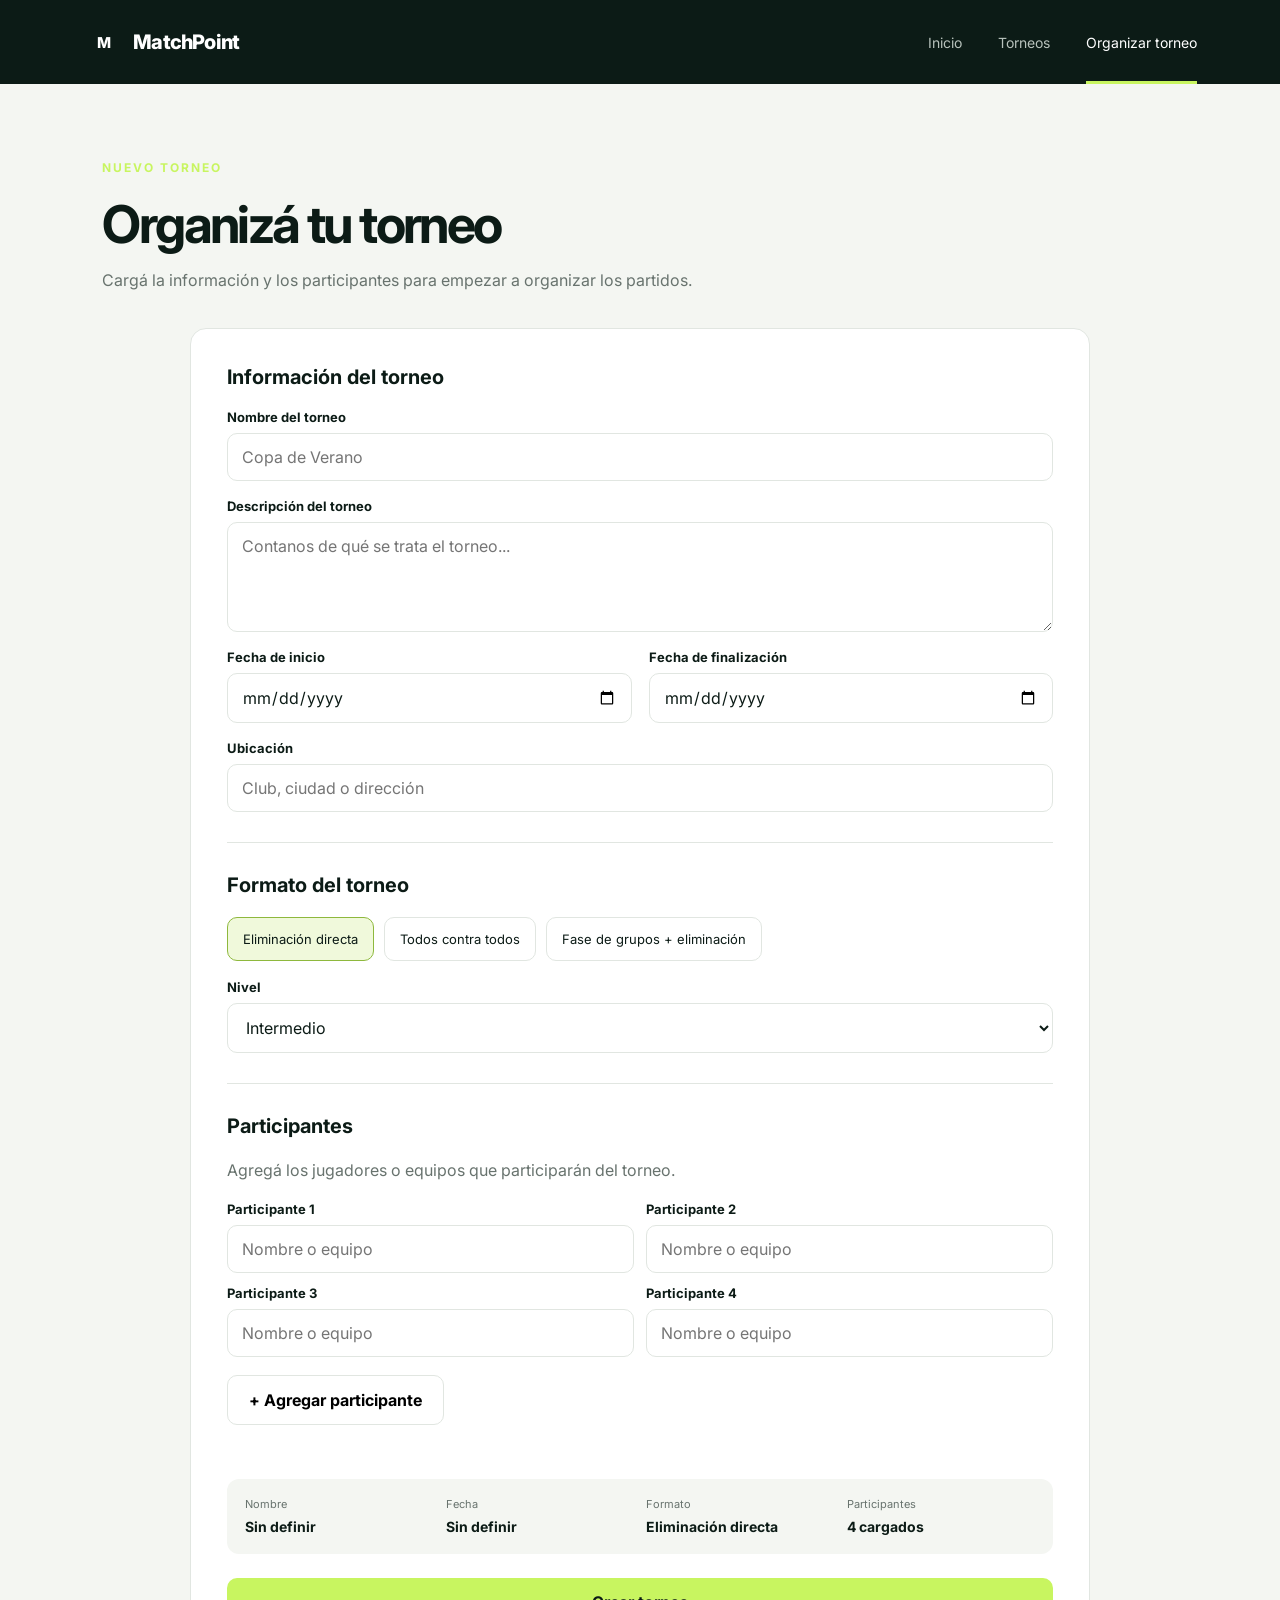
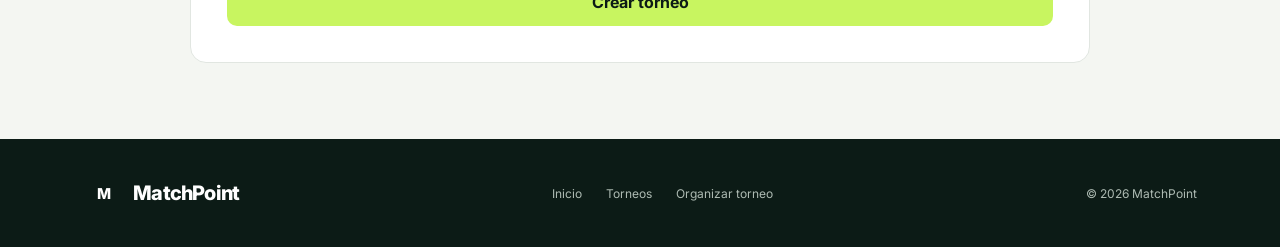
<file: public/organizar.html>
<!doctype html>
<html lang="es">
<head>
  <meta charset="UTF-8">
  <meta name="viewport" content="width=device-width, initial-scale=1.0">
  <title>MatchPoint | Organizar Torneo</title>
  <link rel="preconnect" href="https://fonts.googleapis.com">
  <link rel="preconnect" href="https://fonts.gstatic.com" crossorigin>
  <link href="https://fonts.googleapis.com/css2?family=Inter:wght@400;500;600;700;800&display=swap" rel="stylesheet">
  <link rel="stylesheet" href="styles.css">
</head>
<body>
  <header class="site-header">
    <a class="brand" href="index.html">
      <span class="brand-mark">M</span>
      <span>MatchPoint</span>
    </a>
    <nav class="main-nav" aria-label="Navegación principal">
      <a href="index.html">Inicio</a>
      <a href="torneos.html">Torneos</a>
      <a href="organizar.html" class="active">Organizar torneo</a>
    </nav>
  </header>

  <main>
    <section class="page-shell">
      <div class="page-head">
        <div class="eyebrow">Nuevo torneo</div>
        <h1 class="page-title">Organizá tu torneo</h1>
        <p class="page-subtitle">Cargá la información y los participantes para empezar a organizar los partidos.</p>
      </div>
      
      <form class="form-card" id="tournament-form">
        <section class="form-section">
          <h2>Información del torneo</h2>
          <div class="form-grid">
            <div class="field full">
              <label>Nombre del torneo</label>
              <input id="name" placeholder="Copa de Verano" required>
            </div>
            <div class="field full">
              <label>Descripción del torneo</label>
              <textarea placeholder="Contanos de qué se trata el torneo..."></textarea>
            </div>
            <div class="field">
              <label>Fecha de inicio</label>
              <input type="date">
            </div>
            <div class="field">
              <label>Fecha de finalización</label>
              <input type="date">
            </div>
            <div class="field full">
              <label>Ubicación</label>
              <input placeholder="Club, ciudad o dirección">
            </div>
          </div>
        </section>

        <section class="form-section">
          <h2>Formato del torneo</h2>
          <div class="choice-grid">
            <div class="choice selected">Eliminación directa</div>
            <div class="choice">Todos contra todos</div>
            <div class="choice">Fase de grupos + eliminación</div>
          </div>
          <div class="field" style="margin-top:18px">
            <label>Nivel</label>
            <select>
              <option>Principiante</option>
              <option selected>Intermedio</option>
              <option>Avanzado</option>
              <option>Todos los niveles</option>
            </select>
          </div>
        </section>

        <section class="form-section">
          <h2>Participantes</h2>
          <p class="page-subtitle" style="margin-bottom:18px">Agregá los jugadores o equipos que participarán del torneo.</p>
          <div class="participants" id="participants">
            <div class="field"><label>Participante 1</label><input placeholder="Nombre o equipo"></div>
            <div class="field"><label>Participante 2</label><input placeholder="Nombre o equipo"></div>
            <div class="field"><label>Participante 3</label><input placeholder="Nombre o equipo"></div>
            <div class="field"><label>Participante 4</label><input placeholder="Nombre o equipo"></div>
          </div>
          <button class="button" type="button" id="add-participant" style="margin-top:18px;border:1px solid var(--line);background:#fff">+ Agregar participante</button>
        </section>

        <div class="summary">
          <div><small>Nombre</small><strong id="summary-name">Sin definir</strong></div>
          <div><small>Fecha</small><strong>Sin definir</strong></div>
          <div><small>Formato</small><strong>Eliminación directa</strong></div>
          <div><small>Participantes</small><strong id="summary-count">4 cargados</strong></div>
        </div>
        
        <button class="button primary" type="submit" style="width:100%">Crear torneo</button>
      </form>
    </section>
  </main>

  <footer class="site-footer">
    <div class="footer-inner">
      <a class="brand" href="index.html">
        <span class="brand-mark">M</span>
        <span>MatchPoint</span>
      </a>
      <div class="footer-links">
        <a href="index.html">Inicio</a>
        <a href="torneos.html">Torneos</a>
        <a href="organizar.html">Organizar torneo</a>
      </div>
      <span>© 2026 MatchPoint</span>
    </div>
  </footer>

  <div id="toast" class="toast" role="status"></div>
  <script src="script.js"></script>
</body>
</html>
</file>
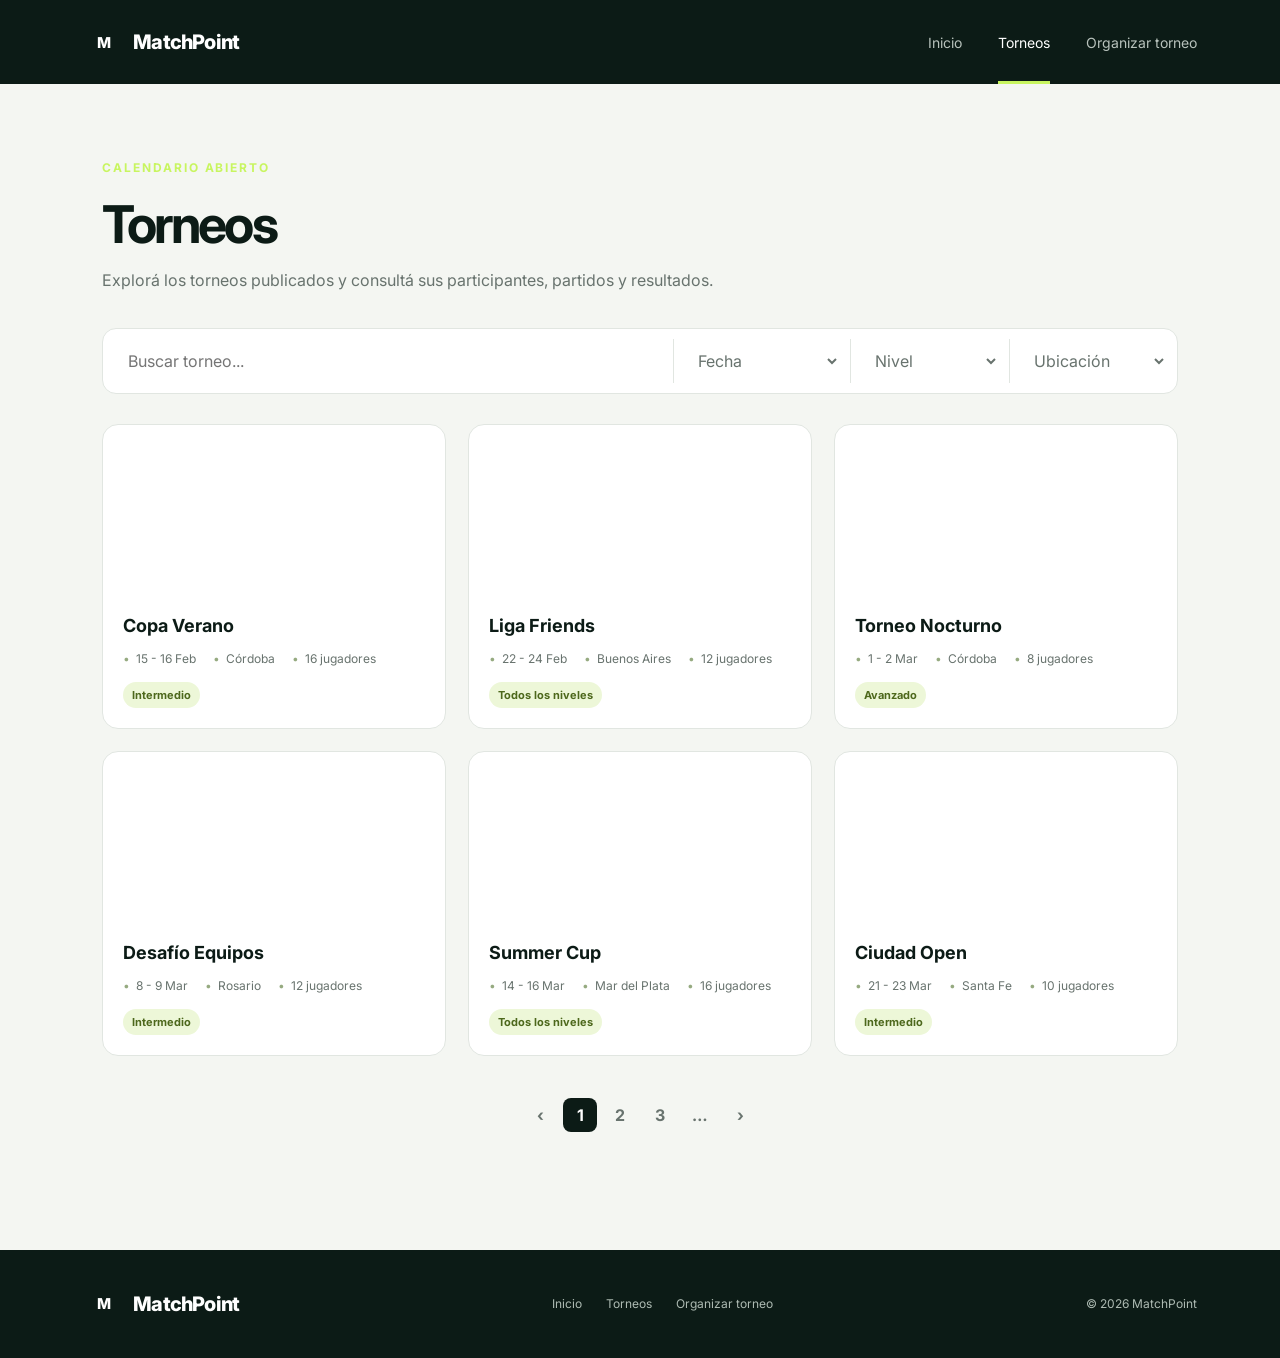
<file: public/torneos.html>
<!doctype html>
<html lang="es">
<head>
  <meta charset="UTF-8">
  <meta name="viewport" content="width=device-width, initial-scale=1.0">
  <title>MatchPoint | Torneos</title>
  <link rel="preconnect" href="https://fonts.googleapis.com">
  <link rel="preconnect" href="https://fonts.gstatic.com" crossorigin>
  <link href="https://fonts.googleapis.com/css2?family=Inter:wght@400;500;600;700;800&display=swap" rel="stylesheet">
  <link rel="stylesheet" href="styles.css">
</head>
<body>
  <header class="site-header">
    <a class="brand" href="index.html">
      <span class="brand-mark">M</span>
      <span>MatchPoint</span>
    </a>
    <nav class="main-nav" aria-label="Navegación principal">
      <a href="index.html">Inicio</a>
      <a href="torneos.html" class="active">Torneos</a>
      <a href="organizar.html">Organizar torneo</a>
    </nav>
  </header>

  <main>
    <section class="page-shell">
      <div class="page-head">
        <div class="eyebrow">Calendario abierto</div>
        <h1 class="page-title">Torneos</h1>
        <p class="page-subtitle">Explorá los torneos publicados y consultá sus participantes, partidos y resultados.</p>
      </div>
      
      <div class="filter-bar">
        <input class="search" id="search" placeholder="Buscar torneo..." aria-label="Buscar torneo">
        <select><option>Fecha</option><option>Más próximos</option></select>
        <select><option>Nivel</option><option>Principiante</option><option>Intermedio</option><option>Avanzado</option></select>
        <select><option>Ubicación</option><option>Córdoba</option><option>Buenos Aires</option></select>
      </div>

      <div class="cards-grid" id="tournament-grid">
        <article class="tournament-card" data-name="copa verano">
          <div class="card-image" style="background-image:url('https://images.unsplash.com/photo-1554068865-24cecd4e34b8?auto=format&fit=crop&w=900&q=80')"></div>
          <div class="card-body">
            <h3>Copa Verano</h3>
            <div class="meta"><span>15 - 16 Feb</span><span>Córdoba</span><span>16 jugadores</span></div>
            <span class="level">Intermedio</span>
          </div>
        </article>
        <article class="tournament-card" data-name="liga friends">
          <div class="card-image" style="background-image:url('https://images.unsplash.com/photo-1531310197839-ccf54634509e?auto=format&fit=crop&w=900&q=80')"></div>
          <div class="card-body">
            <h3>Liga Friends</h3>
            <div class="meta"><span>22 - 24 Feb</span><span>Buenos Aires</span><span>12 jugadores</span></div>
            <span class="level">Todos los niveles</span>
          </div>
        </article>
        <article class="tournament-card" data-name="torneo nocturno">
          <div class="card-image" style="background-image:url('https://images.unsplash.com/photo-1595435934249-5df7ed86e1c0?auto=format&fit=crop&w=900&q=80')"></div>
          <div class="card-body">
            <h3>Torneo Nocturno</h3>
            <div class="meta"><span>1 - 2 Mar</span><span>Córdoba</span><span>8 jugadores</span></div>
            <span class="level">Avanzado</span>
          </div>
        </article>
        <article class="tournament-card" data-name="desafío equipos">
          <div class="card-image" style="background-image:url('https://images.unsplash.com/photo-1551698618-1dfe5d97d256?auto=format&fit=crop&w=900&q=80')"></div>
          <div class="card-body">
            <h3>Desafío Equipos</h3>
            <div class="meta"><span>8 - 9 Mar</span><span>Rosario</span><span>12 jugadores</span></div>
            <span class="level">Intermedio</span>
          </div>
        </article>
        <article class="tournament-card" data-name="summer cup">
          <div class="card-image" style="background-image:url('https://images.unsplash.com/photo-1526232761682-d26e2acb8459?auto=format&fit=crop&w=900&q=80')"></div>
          <div class="card-body">
            <h3>Summer Cup</h3>
            <div class="meta"><span>14 - 16 Mar</span><span>Mar del Plata</span><span>16 jugadores</span></div>
            <span class="level">Todos los niveles</span>
          </div>
        </article>
        <article class="tournament-card" data-name="ciudad open">
          <div class="card-image" style="background-image:url('https://images.unsplash.com/photo-1540747913346-19e32dc3e97e?auto=format&fit=crop&w=900&q=80')"></div>
          <div class="card-body">
            <h3>Ciudad Open</h3>
            <div class="meta"><span>21 - 23 Mar</span><span>Santa Fe</span><span>10 jugadores</span></div>
            <span class="level">Intermedio</span>
          </div>
        </article>
      </div>

      <div class="pagination">
        <span>‹</span><span class="current">1</span><span>2</span><span>3</span><span>…</span><span>›</span>
      </div>
    </section>
  </main>

  <footer class="site-footer">
    <div class="footer-inner">
      <a class="brand" href="index.html">
        <span class="brand-mark">M</span>
        <span>MatchPoint</span>
      </a>
      <div class="footer-links">
        <a href="index.html">Inicio</a>
        <a href="torneos.html">Torneos</a>
        <a href="organizar.html">Organizar torneo</a>
      </div>
      <span>© 2026 MatchPoint</span>
    </div>
  </footer>
  
  <script src="script.js"></script>
</body>
</html>
</file>
<file: PROYECTO-NUESTRO-FINAL/inicio.css>
:root {
  --ink: #0c1b16;
  --lime: #c8f560;
  --paper: #fff;
  --mist: #f4f6f2;
  --muted: #68736e;
  --line: #e1e6e1;
  --radius: 16px;
}

* {
  box-sizing: border-box;
}

html {
  scroll-behavior: smooth;
}

body {
  margin: 0;
  font-family: Inter, Arial, sans-serif;
  color: var(--ink);
  background: var(--paper);
}

a {
  text-decoration: none;
  color: inherit;
}

button {
  font: inherit;
}

.site-header {
  height: 84px;
  background: var(--ink);
  color: #fff;
  display: flex;
  align-items: center;
  justify-content: space-between;
  padding: 0 6.5%;
  position: fixed; /* <-- Cambiado a fixed para que quede fijo */
  top: 0;
  left: 0; /* <-- Lo pega al borde izquierdo de la pantalla */
  width: 100%; /* <-- Fuerza a que ocupe todo el ancho */
  z-index: 100; /* <-- Nos aseguramos de que tape todo lo que scrollea por abajo */
}

.brand {
  display: flex;
  align-items: center;
  gap: 10px;
  font-weight: 800;
  font-size: 20px;
  letter-spacing: -0.04em;
  color: #fff;
  text-decoration: none;
}

.brand h1 {
  margin: 0;
  font: inherit;
  color: #fff;
}

.brand-mark img {
  display: grid;
  place-items: center;
  width: 40px;
}

.main-nav {
  display: flex;
  gap: 36px;
  height: 100%;
  align-items: center;
}

.main-nav a {
  height: 100%;
  display: grid;
  place-items: center;
  font-size: 14px;
  color: #b8c2bc;
  position: relative;
  text-decoration: none;
  font-weight: 600;
}

.main-nav a.active,
.main-nav a:hover {
  color: #fff;
}

.main-nav a.active:after {
  content: "";
  position: absolute;
  bottom: 0;
  left: 0;
  right: 0;
  height: 3px;
  background: var(--lime);
}

.hero {
  min-height: 610px;
  color: #fff;
  display: flex;
  align-items: center;
  padding: 80px 11%;
  background:
    linear-gradient(90deg, rgba(12, 27, 22, 0.92), rgba(12, 27, 22, 0.35)),
    url("imagenes/fondo.png") center/cover;
}

.hero-copy {
  max-width: 590px;
}

.eyebrow {
  text-transform: uppercase;
  letter-spacing: 0.16em;
  font-size: 12px;
  color: var(--lime);
  font-weight: 700;
  margin-bottom: 18px;
}

.hero h2 {
  font-size: clamp(48px, 6vw, 78px);
  line-height: 1.02;
  letter-spacing: -0.07em;
  margin: 0 0 24px;
}

.hero h2 em {
  color: var(--lime);
  font-style: normal;
}

.hero p {
  font-size: 18px;
  line-height: 1.65;
  color: #d3dad5;
  max-width: 520px;
  margin: 0 0 34px;
}

.actions {
  display: flex;
  gap: 14px;
  flex-wrap: wrap;
}

.button {
  border: 0;
  border-radius: 10px;
  padding: 14px 21px;
  font-weight: 700;
  cursor: pointer;
  display: inline-flex;
  align-items: center;
  justify-content: center;
  transition: 0.2s;
}

.button.primary {
  background: var(--lime);
  color: var(--ink);
}

.button.primary:hover {
  background: #d9ff83;
  transform: translateY(-2px);
}

.button.outline {
  background: transparent;
  border: 1px solid rgba(255, 255, 255, 0.45);
  color: #fff;
}

.button.outline:hover {
  border-color: #fff;
}

.section {
  padding: 84px 8%;
}

.section.mist {
  background: var(--mist);
}

.section-heading {
  text-align: center;
  max-width: 650px;
  margin: 0 auto 42px;
}

.section-heading h2 {
  font-size: 40px;
  letter-spacing: -0.05em;
  margin: 0 0 12px;
}

.section-heading p {
  color: var(--muted);
  line-height: 1.6;
  margin: 0;
}

.feature-grid {
  display: grid;
  grid-template-columns: repeat(3, 1fr);
  gap: 22px;
  max-width: 1100px;
  margin: auto;
}

.feature-card {
  background: #fff;
  border: 1px solid var(--line);
  border-radius: var(--radius);
  padding: 28px;
}

.feature-icon {
  width: 42px;
  height: 42px;
  border-radius: 12px;
  background: #ecf8d0;
  display: grid;
  place-items: center;
  font-weight: 800;
  color: #4e6b15;
  margin-bottom: 22px;
}

.feature-card h3 {
  margin: 0 0 9px;
  font-size: 19px;
}

.feature-card p {
  margin: 0;
  color: var(--muted);
  line-height: 1.6;
  font-size: 14px;
}

.section-header-row {
  display: flex;
  align-items: flex-end;
  justify-content: space-between;
  max-width: 1100px;
  margin: 0 auto 30px;
  gap: 20px;
}

.text-link-right {
  font-weight: 700;
  font-size: 14px;
}

.cards-grid {
  display: grid;
  grid-template-columns: repeat(3, 1fr);
  gap: 22px;
  max-width: 1100px;
  margin: auto;
}

.tournament-card {
  background: #fff;
  border: 1px solid var(--line);
  border-radius: var(--radius);
  padding: 0;
  overflow: hidden;
  cursor: pointer;
  transition: 0.2s;
}

.tournament-card:hover {
  transform: translateY(-4px);
  box-shadow: 0 14px 30px #0c1b1612;
}

.card-image {
  width: 100%;
  height: 170px;
  object-fit: cover;
  display: block;
}

.card-body {
  padding: 20px;
}

.card-header {
  display: flex;
  align-items: flex-start;
  justify-content: space-between;
  gap: 10px;
  margin-bottom: 15px;
}

.card-body h3 {
  margin: 0;
  font-size: 18px;
}

.meta-list {
  display: flex;
  flex-wrap: wrap;
  gap: 8px 17px;
  color: var(--muted);
  font-size: 12px;
}

.meta-item {
  display: flex;
  align-items: center;
  gap: 6px;
}

.level {
  display: inline-block;
  padding: 6px 9px;
  border-radius: 999px;
  background: #edf7d8;
  color: #4d681c;
  font-size: 11px;
  font-weight: 700;
  white-space: nowrap;
}

.level-blue {
  background: #dceefb;
  color: #1d5f8a;
}
.level-green {
  background: #edf7d8;
  color: #4d681c;
}
.level-orange {
  background: #fbe6d4;
  color: #99521a;
}

.about {
  display: flex;
  align-items: center;
  gap: 12%;
  max-width: 1100px;
  margin: auto;
}

.about-visual {
  width: 330px;
  height: 280px;
  border-radius: 24px;
  overflow: hidden;
}

.about-visual img {
  width: 100%;
  height: 100%;
  object-fit: cover;
  display: block;
}

.about h2 {
  font-size: 40px;
  letter-spacing: -0.05em;
  margin: 0 0 16px;
}

.about p {
  color: var(--muted);
  line-height: 1.75;
  max-width: 530px;
}

/* Modal Detalle (utilizado en ambas pantallas) */
#overlay {
  display: none;
  position: fixed;
  inset: 0;
  background: rgba(12, 27, 22, 0.75);
  align-items: center;
  justify-content: center;
  padding: 20px;
  z-index: 20;
}

#overlay.show {
  display: flex;
}

.modal {
  background: #fff;
  border-radius: var(--radius);
  width: 100%;
  max-width: 460px;
  max-height: 90vh;
  overflow-y: auto;
  position: relative;
}

.modal-close {
  position: absolute;
  top: 14px;
  right: 14px;
  width: 32px;
  height: 32px;
  border-radius: 50%;
  border: 0;
  background: #fff;
  cursor: pointer;
  font-size: 14px;
}

.modal-img {
  width: 100%;
  height: 190px;
  object-fit: cover;
  border-radius: var(--radius) var(--radius) 0 0;
}

.modal-body {
  padding: 24px;
}

.modal-body h2 {
  margin: 10px 0;
  font-size: 24px;
}

.modal-body p {
  color: var(--muted);
  line-height: 1.6;
  margin: 0 0 16px;
}

/* Footer */
.site-footer {
  background: var(--ink);
  padding: 34px 6.5%;
  font-size: 12px;
  color: #aebbb3;
}

.footer-inner {
  max-width: 1180px;
  margin: 0 auto;
  padding: 0 24px;

  display: grid;
  grid-template-columns: 1fr auto 1fr;
  align-items: center;
}

.footer-inner .brand {
  color: #fff;
}

.footer-links {
  display: flex;
  gap: 24px;
  grid-column: 2;
  justify-self: center;
}

.footer-inner > span {
  grid-column: 3;
  justify-self: end;
}
@media (max-width: 760px) {
  .site-header {
    padding: 0 20px;
  }
  .main-nav {
    gap: 12px;
  }
  .main-nav a {
    font-size: 11px;
  }
  .hero {
    padding: 70px 24px;
    min-height: 580px;
  }
  .section {
    padding: 60px 20px;
  }
  .feature-grid,
  .cards-grid {
    grid-template-columns: 1fr;
  }
  .section-header-row {
    flex-direction: column;
    align-items: flex-start;
  }
  .about {
    display: block;
  }
  .about-visual {
    margin-bottom: 40px;
    min-width: 0;
  }
  .footer-inner {
    flex-direction: column;
    align-items: flex-start;
  }
  .footer-links {
    flex-wrap: wrap;
  }
}
</file>
<file: public/styles.css>
:root {
  --ink: #0c1b16;
  --lime: #c8f560;
  --paper: #fff;
  --mist: #f4f6f2;
  --muted: #68736e;
  --line: #e1e6e1;
  --radius: 16px;
}

* {
  box-sizing: border-box;
}

html {
  scroll-behavior: smooth;
}

body {
  margin: 0;
  font-family: Inter, Arial, sans-serif;
  color: var(--ink);
  background: var(--paper);
}

a {
  text-decoration: none;
  color: inherit;
}

button, input, textarea, select {
  font: inherit;
}

.site-header {
  height: 84px;
  background: var(--ink);
  color: #fff;
  display: flex;
  align-items: center;
  justify-content: space-between;
  padding: 0 6.5%;
  position: sticky;
  top: 0;
  z-index: 5;
}

.brand {
  display: flex;
  align-items: center;
  gap: 10px;
  font-weight: 800;
  font-size: 20px;
  letter-spacing: -.04em;
}

.brand-mark {
  display: grid;
  place-items: center;
  width: 40px;
  height: 40px;
  font-size: 15px;
  font-weight: 800;
}

.main-nav {
  display: flex;
  gap: 36px;
  height: 100%;
  align-items: center;
}

.main-nav a {
  height: 100%;
  display: grid;
  place-items: center;
  font-size: 14px;
  color: #b8c2bc;
  position: relative;
}

.main-nav a.active, .main-nav a:hover {
  color: #fff;
}

.main-nav a.active:after {
  content: "";
  position: absolute;
  bottom: 0;
  left: 0;
  right: 0;
  height: 3px;
  background: var(--lime);
}

.hero {
  min-height: 610px;
  color: #fff;
  display: flex;
  align-items: center;
  padding: 80px 11%;
  background: linear-gradient(90deg, rgba(12,27,22,.92), rgba(12,27,22,.35)), url('img/image\ copy.png') center/cover;
}

.hero-copy {
  max-width: 590px;
}

.eyebrow {
  text-transform: uppercase;
  letter-spacing: .16em;
  font-size: 12px;
  color: var(--lime);
  font-weight: 700;
  margin-bottom: 18px;
}

.hero h1 {
  font-size: clamp(48px, 6vw, 78px);
  line-height: 1.02;
  letter-spacing: -.07em;
  margin: 0 0 24px;
}

.hero h1 em {
  color: var(--lime);
  font-style: normal;
}

.hero p {
  font-size: 18px;
  line-height: 1.65;
  color: #d3dad5;
  max-width: 520px;
  margin: 0 0 34px;
}

.actions {
  display: flex;
  gap: 14px;
  flex-wrap: wrap;
}

.button {
  border: 0;
  border-radius: 10px;
  padding: 14px 21px;
  font-weight: 700;
  cursor: pointer;
  display: inline-flex;
  align-items: center;
  justify-content: center;
  transition: .2s;
}

.button.primary {
  background: var(--lime);
  color: var(--ink);
}

.button.primary:hover {
  background: #d9ff83;
  transform: translateY(-2px);
}

.button.outline {
  background: transparent;
  border: 1px solid rgba(255, 255, 255, .45);
  color: #fff;
}

.button.outline:hover {
  border-color: #fff;
}

.section {
  padding: 84px 8%;
}

.section.mist, .page-shell {
  background: var(--mist);
}

.section-heading {
  text-align: center;
  max-width: 650px;
  margin: 0 auto 42px;
}

.section-heading h2, .page-title {
  font-size: 40px;
  letter-spacing: -.05em;
  margin: 0 0 12px;
}

.section-heading p, .page-subtitle {
  color: var(--muted);
  line-height: 1.6;
  margin: 0;
}

.feature-grid {
  display: grid;
  grid-template-columns: repeat(3, 1fr);
  gap: 22px;
  max-width: 1100px;
  margin: auto;
}

.feature-card, .tournament-card, .form-card {
  background: #fff;
  border: 1px solid var(--line);
  border-radius: var(--radius);
  padding: 28px;
}

.feature-icon {
  width: 42px;
  height: 42px;
  border-radius: 12px;
  background: #ecf8d0;
  display: grid;
  place-items: center;
  font-weight: 800;
  color: #4e6b15;
  margin-bottom: 22px;
}

.feature-card h3 {
  margin: 0 0 9px;
  font-size: 19px;
}

.feature-card p {
  margin: 0;
  color: var(--muted);
  line-height: 1.6;
  font-size: 14px;
}

.cards-grid {
  display: grid;
  grid-template-columns: repeat(3, 1fr);
  gap: 22px;
  max-width: 1100px;
  margin: auto;
}

.tournament-card {
  padding: 0;
  overflow: hidden;
  cursor: pointer;
  transition: .2s;
}

.tournament-card:hover {
  transform: translateY(-4px);
  box-shadow: 0 14px 30px #0c1b1612;
}

.card-image {
  height: 170px;
  background: center/cover;
}

.card-body {
  padding: 20px;
}

.card-body h3 {
  margin: 0 0 15px;
  font-size: 18px;
}

.meta {
  display: flex;
  flex-wrap: wrap;
  gap: 8px 17px;
  color: var(--muted);
  font-size: 12px;
}

.meta span:before {
  content: "•";
  color: #96aa80;
  margin-right: 6px;
}

.level {
  display: inline-block;
  margin-top: 16px;
  padding: 6px 9px;
  border-radius: 999px;
  background: #edf7d8;
  color: #4d681c;
  font-size: 11px;
  font-weight: 700;
}

.text-link {
  display: block;
  text-align: center;
  margin: 34px auto 0;
  font-weight: 700;
  font-size: 14px;
}

.about {
  display: flex;
  align-items: center;
  gap: 12%;
  max-width: 1100px;
  margin: auto;
}

.about-visual {
  min-width: 310px;
  height: 260px;
  border-radius: 24px;
  background: linear-gradient(135deg, #d7f779, #8db83d);
  display: grid;
  place-items: center;
  font-size: 100px;
  box-shadow: 18px 18px 0 var(--ink);
}

.about h2 {
  font-size: 40px;
  letter-spacing: -.05em;
  margin: 0 0 16px;
}

.about p {
  color: var(--muted);
  line-height: 1.75;
  max-width: 530px;
}

.page-shell {
  min-height: calc(100vh - 84px);
  padding: 76px 8%;
}

.page-head {
  max-width: 1100px;
  margin: 0 auto 34px;
}

.page-title {
  font-size: 52px;
}

.filter-bar {
  max-width: 1100px;
  margin: 0 auto 30px;
  background: #fff;
  border: 1px solid var(--line);
  border-radius: 14px;
  padding: 10px;
  display: flex;
  gap: 10px;
}

.search {
  flex: 1;
  border: 0;
  padding: 12px 15px;
  outline: 0;
}

.filter-bar select {
  border: 0;
  border-left: 1px solid var(--line);
  padding: 0 20px;
  color: var(--muted);
  background: #fff;
}

.pagination {
  text-align: center;
  margin: 42px 0;
  font-weight: 700;
}

.pagination span {
  display: inline-grid;
  place-items: center;
  width: 34px;
  height: 34px;
  border-radius: 8px;
  margin: 0 3px;
  color: var(--muted);
}

.pagination .current {
  background: var(--ink);
  color: #fff;
}

.form-card {
  max-width: 900px;
  margin: 0 auto;
  padding: 36px;
}

.form-section {
  padding: 0 0 30px;
  margin-bottom: 30px;
  border-bottom: 1px solid var(--line);
}

.form-section:last-of-type {
  border: 0;
  margin: 0;
}

.form-section h2 {
  font-size: 20px;
  margin: 0 0 20px;
}

.form-grid {
  display: grid;
  grid-template-columns: repeat(2, 1fr);
  gap: 17px;
}

.field {
  display: flex;
  flex-direction: column;
  gap: 8px;
}

.field.full {
  grid-column: 1 / -1;
}

.field label {
  font-size: 13px;
  font-weight: 700;
}

.field input, .field textarea, .field select {
  border: 1px solid var(--line);
  border-radius: 10px;
  padding: 13px 14px;
  outline: 0;
  color: var(--ink);
  background: #fff;
}

.field textarea {
  min-height: 110px;
  resize: vertical;
}

.choice-grid {
  display: flex;
  gap: 10px;
  flex-wrap: wrap;
}

.choice {
  border: 1px solid var(--line);
  border-radius: 10px;
  padding: 13px 15px;
  font-size: 13px;
  cursor: pointer;
}

.choice.selected {
  border-color: #8eb83d;
  background: #f0f9db;
}

.participants {
  display: grid;
  grid-template-columns: repeat(2, 1fr);
  gap: 12px;
}

.summary {
  background: var(--mist);
  border-radius: 12px;
  padding: 18px;
  display: grid;
  grid-template-columns: repeat(4, 1fr);
  gap: 12px;
  margin: 24px 0;
}

.summary small {
  display: block;
  color: var(--muted);
  font-size: 11px;
  margin-bottom: 5px;
}

.summary strong {
  font-size: 14px;
}

.site-footer {
  background: var(--ink);
  color: #fff;
  padding: 34px 6.5%;
  font-size: 12px;
  color: #aebbb3;
}

.footer-inner {
  display: flex;
  align-items: center;
  justify-content: space-between;
  gap: 20px;
}

.footer-inner .brand {
  color: #fff;
}

.footer-links {
  display: flex;
  gap: 24px;
}

.toast {
  position: fixed;
  right: 24px;
  bottom: 24px;
  background: var(--ink);
  color: #fff;
  padding: 15px 18px;
  border-radius: 10px;
  opacity: 0;
  transform: translateY(15px);
  transition: .25s;
  pointer-events: none;
  font-size: 13px;
}

.toast.show {
  opacity: 1;
  transform: none;
}

@media (max-width: 760px) {
  .site-header {
    padding: 0 20px;
  }
  
  .main-nav {
    gap: 12px;
  }
  
  .main-nav a {
    font-size: 11px;
  }
  
  .hero {
    padding: 70px 24px;
    min-height: 580px;
  }
  
  .section, .page-shell {
    padding: 60px 20px;
  }
  
  .feature-grid, .cards-grid {
    grid-template-columns: 1fr;
  }
  
  .about {
    display: block;
  }
  
  .about-visual {
    margin-bottom: 40px;
    min-width: 0;
  }
  
  .form-card {
    padding: 22px;
  }
  
  .form-grid, .participants, .summary {
    grid-template-columns: 1fr;
  }
  
  .filter-bar {
    display: grid;
  }
  
  .filter-bar select {
    border-left: 0;
    border-top: 1px solid var(--line);
    padding: 13px 10px;
  }
  
  .footer-inner {
    flex-direction: column;
    align-items: flex-start;
  }
  
  .footer-links {
    flex-wrap: wrap;
  }
  
  .page-title {
    font-size: 42px;
  }
}

.matches-grid {
  display: grid;
  grid-template-columns: repeat(auto-fit, minmax(200px, 1fr));
  gap: 20px;
  margin-top: 20px;
}
</file>
<file: proyecto 3/styles.css>
:root {
  --ink: #0c1b16;
  --lime: #c8f560;
  --paper: #fff;
  --mist: #f4f6f2;
  --muted: #68736e;
  --line: #e1e6e1;
  --radius: 16px;
}

* {
  box-sizing: border-box;
}

html {
  scroll-behavior: smooth;
}

body {
  margin: 0;
  font-family: Inter, Arial, sans-serif;
  color: var(--ink);
  background: var(--paper);
}

a {
  text-decoration: none;
  color: inherit;
}

button,
input,
textarea,
select {
  font: inherit;
}

.hidden {
  display: none;
}

.visually-hidden {
  position: absolute;
  width: 1px;
  height: 1px;
  padding: 0;
  margin: -1px;
  overflow: hidden;
  clip: rect(0, 0, 0, 0);
  white-space: nowrap;
  border: 0;
}

/* Header y navegación */
.site-header {
  height: 84px;
  background: var(--ink);
  color: #fff;
  display: flex;
  align-items: center;
  justify-content: space-between;
  padding: 0 6.5%;
  position: sticky;
  top: 0;
  z-index: 5;
}

.brand {
  display: flex;
  align-items: center;
  gap: 10px;
  font-weight: 800;
  font-size: 20px;
  letter-spacing: -.04em;
}

.brand h1 {
  margin: 0;
  font: inherit;
}

.brand-mark {
  display: grid;
  place-items: center;
  width: 40px;
  height: 40px;
  border-radius: 10px;
  background: var(--lime);
  color: var(--ink);
  font-size: 15px;
  font-weight: 800;
}

.main-nav {
  display: flex;
  gap: 36px;
  height: 100%;
  align-items: center;
}

.main-nav a {
  height: 100%;
  display: grid;
  place-items: center;
  font-size: 14px;
  color: #b8c2bc;
  position: relative;
}

.main-nav a.active,
.main-nav a:hover {
  color: #fff;
}

.main-nav a.active:after {
  content: "";
  position: absolute;
  bottom: 0;
  left: 0;
  right: 0;
  height: 3px;
  background: var(--lime);
}

/* Hero */
.hero {
  min-height: 610px;
  color: #fff;
  display: flex;
  align-items: center;
  padding: 80px 11%;
  background: linear-gradient(90deg, rgba(12, 27, 22, .92), rgba(12, 27, 22, .35)), url('https://images.unsplash.com/photo-1646649851780-d9701b7c3c04?auto=format&fit=crop&w=1600&q=80') center/cover;
}

.hero-copy {
  max-width: 590px;
}

.eyebrow {
  text-transform: uppercase;
  letter-spacing: .16em;
  font-size: 12px;
  color: var(--lime);
  font-weight: 700;
  margin-bottom: 18px;
}

.hero h2 {
  font-size: clamp(48px, 6vw, 78px);
  line-height: 1.02;
  letter-spacing: -.07em;
  margin: 0 0 24px;
}

.hero h2 em {
  color: var(--lime);
  font-style: normal;
}

.hero p {
  font-size: 18px;
  line-height: 1.65;
  color: #d3dad5;
  max-width: 520px;
  margin: 0 0 34px;
}

.actions {
  display: flex;
  gap: 14px;
  flex-wrap: wrap;
}

/* Botones */
.button {
  border: 0;
  border-radius: 10px;
  padding: 14px 21px;
  font-weight: 700;
  cursor: pointer;
  display: inline-flex;
  align-items: center;
  justify-content: center;
  transition: .2s;
}

.button.primary {
  background: var(--lime);
  color: var(--ink);
}

.button.primary:hover {
  background: #d9ff83;
  transform: translateY(-2px);
}

.button.outline {
  background: transparent;
  border: 1px solid rgba(255, 255, 255, .45);
  color: #fff;
}

.button.outline:hover {
  border-color: #fff;
}

/* Secciones y tarjetas */
.section {
  padding: 84px 8%;
}

.section.mist,
.page-shell {
  background: var(--mist);
}

.section-heading {
  text-align: center;
  max-width: 650px;
  margin: 0 auto 42px;
}

.section-heading h2,
.page-title {
  font-size: 40px;
  letter-spacing: -.05em;
  margin: 0 0 12px;
}

.section-heading p,
.page-subtitle {
  color: var(--muted);
  line-height: 1.6;
  margin: 0;
}

.section-header-row {
  display: flex;
  align-items: flex-end;
  justify-content: space-between;
  max-width: 1100px;
  margin: 0 auto 30px;
  gap: 20px;
}

.text-link-right {
  font-weight: 700;
  font-size: 14px;
}

.feature-grid,
.cards-grid {
  display: grid;
  grid-template-columns: repeat(3, 1fr);
  gap: 22px;
  max-width: 1100px;
  margin: auto;
}

.feature-card,
.tournament-card,
.form-card {
  background: #fff;
  border: 1px solid var(--line);
  border-radius: var(--radius);
  padding: 28px;
}

.feature-icon {
  width: 42px;
  height: 42px;
  border-radius: 12px;
  background: #ecf8d0;
  display: grid;
  place-items: center;
  font-weight: 800;
  color: #4e6b15;
  margin-bottom: 22px;
}

.feature-card h3 {
  margin: 0 0 9px;
  font-size: 19px;
}

.feature-card p {
  margin: 0;
  color: var(--muted);
  line-height: 1.6;
  font-size: 14px;
}

.tournament-card {
  padding: 0;
  overflow: hidden;
  cursor: pointer;
  transition: .2s;
}

.tournament-card:hover {
  transform: translateY(-4px);
  box-shadow: 0 14px 30px #0c1b1612;
}

.card-image {
  width: 100%;
  height: 170px;
  object-fit: cover;
  display: block;
}

.card-body {
  padding: 20px;
}

.card-header {
  display: flex;
  align-items: flex-start;
  justify-content: space-between;
  gap: 10px;
  margin-bottom: 15px;
}

.card-body h3 {
  margin: 0;
  font-size: 18px;
}

.meta-list {
  display: flex;
  flex-wrap: wrap;
  gap: 8px 17px;
  color: var(--muted);
  font-size: 12px;
}

.meta-item {
  display: flex;
  align-items: center;
  gap: 6px;
}

.level {
  display: inline-block;
  padding: 6px 9px;
  border-radius: 999px;
  background: #edf7d8;
  color: #4d681c;
  font-size: 11px;
  font-weight: 700;
  white-space: nowrap;
}

.level-blue {
  background: #dceefb;
  color: #1d5f8a;
}

.level-orange {
  background: #fbe6d4;
  color: #99521a;
}

/* Sobre nosotros */
.about {
  display: flex;
  align-items: center;
  gap: 12%;
  max-width: 1100px;
  margin: auto;
}

.about-visual {
  min-width: 310px;
  height: 260px;
  border-radius: 24px;
  background: linear-gradient(135deg, #d7f779, #8db83d);
  display: grid;
  place-items: center;
  font-size: 100px;
  box-shadow: 18px 18px 0 var(--ink);
}

.about h2 {
  font-size: 40px;
  letter-spacing: -.05em;
  margin: 0 0 16px;
}

.about p {
  color: var(--muted);
  line-height: 1.75;
  max-width: 530px;
}

/* Páginas internas y filtros */
.page-shell {
  min-height: calc(100vh - 84px);
  padding: 76px 8%;
}

.page-head {
  max-width: 1100px;
  margin: 0 auto 34px;
}

.page-title {
  font-size: 52px;
}

.filter-bar {
  max-width: 1100px;
  margin: 0 auto 30px;
  background: #fff;
  border: 1px solid var(--line);
  border-radius: 14px;
  padding: 10px;
  display: flex;
  gap: 10px;
}

.search {
  flex: 1;
  border: 0;
  padding: 12px 15px;
  outline: 0;
}

.filter-bar select {
  border: 0;
  border-left: 1px solid var(--line);
  padding: 0 20px;
  color: var(--muted);
  background: #fff;
}

.pagination {
  text-align: center;
  margin: 42px 0;
  font-weight: 700;
}

.pagination span {
  display: inline-grid;
  place-items: center;
  width: 34px;
  height: 34px;
  border-radius: 8px;
  margin: 0 3px;
  color: var(--muted);
}

.pagination .current {
  background: var(--ink);
  color: #fff;
}

/* Formulario */
.form-card {
  max-width: 900px;
  margin: 0 auto;
  padding: 36px;
}

.form-section {
  padding: 0 0 30px;
  margin-bottom: 30px;
  border-bottom: 1px solid var(--line);
}

.form-section:last-of-type {
  border: 0;
  margin: 0;
}

.form-section h2 {
  font-size: 20px;
  margin: 0 0 20px;
}

.form-grid,
.participants {
  display: grid;
  grid-template-columns: repeat(2, 1fr);
  gap: 17px;
}

.participants {
  gap: 12px;
}

.field {
  display: flex;
  flex-direction: column;
  gap: 8px;
}

.field.full {
  grid-column: 1 / -1;
}

.field label {
  font-size: 13px;
  font-weight: 700;
}

.field input,
.field textarea,
.field select {
  border: 1px solid var(--line);
  border-radius: 10px;
  padding: 13px 14px;
  outline: 0;
  color: var(--ink);
  background: #fff;
}

.field input:focus,
.field textarea:focus,
.field select:focus {
  border-color: #8eb83d;
}

.field textarea {
  min-height: 110px;
  resize: vertical;
}

.choice-grid {
  display: flex;
  gap: 10px;
  flex-wrap: wrap;
}

.choice {
  border: 1px solid var(--line);
  border-radius: 10px;
  padding: 13px 15px;
  font-size: 13px;
  cursor: pointer;
}

.choice.selected {
  border-color: #8eb83d;
  background: #f0f9db;
}

.field-nivel {
  margin-top: 18px;
}

.section-intro {
  margin-bottom: 18px;
}

.btn-add {
  margin-top: 18px;
  border: 1px solid var(--line);
  background: #fff;
}

.btn-submit {
  width: 100%;
}

.summary {
  background: var(--mist);
  border-radius: 12px;
  padding: 18px;
  display: grid;
  grid-template-columns: repeat(auto-fit, minmax(130px, 1fr));
  gap: 12px;
  margin: 24px 0;
}

.summary small {
  display: block;
  color: var(--muted);
  font-size: 11px;
  margin-bottom: 5px;
}

.summary strong {
  font-size: 14px;
}

/* Torneo en curso */
.bracket-title {
  font-size: 32px;
  margin: 0 0 12px;
}

.ficha-torneo {
  display: flex;
  flex-wrap: wrap;
  gap: 8px 22px;
  color: var(--muted);
  font-size: 13px;
  padding-bottom: 22px;
  margin-bottom: 26px;
  border-bottom: 1px solid var(--line);
}

.rounds-trail {
  display: flex;
  flex-wrap: wrap;
  align-items: center;
  gap: 6px;
  margin: 0 0 26px;
}

.step {
  padding: 6px 13px;
  border-radius: 999px;
  background: var(--mist);
  color: var(--muted);
  font-size: 12px;
  font-weight: 700;
}

.step.done {
  background: #edf7d8;
  color: #4d681c;
}

.step.current {
  background: var(--ink);
  color: #fff;
}

.step-arrow {
  color: var(--line);
  font-size: 12px;
}

.phase-title {
  font-size: 20px;
  margin-bottom: 20px;
  border-bottom: 1px solid var(--line);
  padding-bottom: 15px;
}

.matches-list {
  display: flex;
  flex-direction: column;
  gap: 16px;
}

.match-row {
  display: flex;
  flex-direction: column;
  gap: 14px;
  padding: 18px 24px;
  border: 1px solid var(--line);
  border-radius: 12px;
  transition: .2s;
}

.match-row.confirmed {
  border-color: #8eb83d;
  background: #f7fcee;
}

.match-players {
  display: flex;
  align-items: center;
  justify-content: space-between;
  flex-wrap: wrap;
  gap: 15px;
  font-weight: 600;
  font-size: 16px;
}

.match-side {
  display: flex;
  align-items: center;
  gap: 10px;
  font-weight: 600;
  font-size: 15px;
  min-width: 0;
}

.match-side-right {
  flex-direction: row-reverse;
  text-align: right;
}

.avatar {
  display: inline-grid;
  place-items: center;
  width: 26px;
  height: 26px;
  border-radius: 50%;
  background: var(--lime);
  color: var(--ink);
  font-size: 12px;
  font-weight: 800;
}

.score-box {
  display: flex;
  align-items: center;
  gap: 8px;
}

.set-score {
  width: 46px;
  text-align: center;
  border: 1px solid var(--line);
  border-radius: 8px;
  padding: 8px 4px;
}

.set-score:disabled {
  background: var(--mist);
  color: var(--ink);
  font-weight: 700;
}

.score-sep {
  color: var(--muted);
  font-weight: 700;
}

.btn-confirm {
  width: 100%;
  border: 1px solid var(--line);
  background: #fff;
}

.match-row.confirmed .btn-confirm {
  border-color: #8eb83d;
  background: #f0f9db;
  color: #4e6b15;
  cursor: default;
}

.bye-tag {
  color: var(--muted);
  font-size: 14px;
  background: var(--mist);
  padding: 6px 12px;
  border-radius: 6px;
}

.btn-advance {
  width: 100%;
  margin-top: 30px;
}

/* Campeón */
.champion-box {
  position: relative;
  text-align: center;
  padding: 44px 24px;
  background: var(--mist);
  border-radius: 16px;
  overflow: hidden;
}

.confetti {
  position: absolute;
  top: -10px;
  left: 0;
  right: 0;
  font-size: 22px;
  letter-spacing: 18px;
  opacity: .5;
  animation: caer 2.4s ease-in infinite;
}

@keyframes caer {
  0% {
    transform: translateY(-30px);
    opacity: 0;
  }

  30% {
    opacity: .5;
  }

  100% {
    transform: translateY(30px);
    opacity: 0;
  }
}

@keyframes pulse {

  0%,
  100% {
    transform: scale(1);
  }

  50% {
    transform: scale(1.15);
  }
}

.champion-icon {
  font-size: 54px;
  margin-bottom: 12px;
  animation: pulse 1.6s ease-in-out infinite;
}

.champion-name {
  font-size: 36px;
  margin: 6px 0 4px;
}

.champion-vs {
  color: var(--muted);
  margin: 0 0 26px;
}

.podio {
  display: flex;
  align-items: flex-end;
  justify-content: center;
  gap: 14px;
  margin-bottom: 30px;
}

.podio-step {
  display: flex;
  flex-direction: column;
  align-items: center;
  justify-content: flex-end;
  gap: 8px;
  padding: 16px 14px;
  border-radius: 12px 12px 0 0;
  background: #fff;
  border: 1px solid var(--line);
  font-weight: 700;
  font-size: 13px;
  min-width: 100px;
}

.podio-medal {
  font-size: 24px;
}

.podio-1 {
  height: 130px;
  background: #f0f9db;
  border-color: #8eb83d;
  order: 2;
}

.podio-2 {
  height: 96px;
  order: 1;
}

.podio-3 {
  height: 74px;
  order: 3;
}

.champion-stats {
  display: flex;
  justify-content: center;
  flex-wrap: wrap;
  gap: 30px;
  margin-bottom: 30px;
}

.champion-stats strong {
  display: block;
  font-size: 26px;
}

.champion-stats span {
  font-size: 12px;
  color: var(--muted);
}

.champion-highlights {
  max-width: 420px;
  margin: 0 auto 6px;
  text-align: left;
}

.champion-highlights p {
  color: var(--muted);
  font-size: 13px;
  margin: 0 0 8px;
}

.champion-highlights strong {
  color: var(--ink);
}

.champion-path {
  max-width: 320px;
  margin: 0 auto 30px;
  text-align: left;
}

.champion-path h3 {
  font-size: 15px;
  margin-bottom: 8px;
}

.champion-path ul {
  margin: 0;
  padding-left: 20px;
  color: var(--muted);
  font-size: 14px;
  line-height: 1.8;
}

.champion-actions {
  display: flex;
  justify-content: center;
  flex-wrap: wrap;
  gap: 12px;
  margin-top: 10px;
}

/* Modal de detalle */
#overlay {
  display: none;
  position: fixed;
  inset: 0;
  background: rgba(12, 27, 22, .75);
  align-items: center;
  justify-content: center;
  padding: 20px;
  z-index: 20;
}

#overlay.show {
  display: flex;
}

.modal {
  background: #fff;
  border-radius: var(--radius);
  width: 100%;
  max-width: 460px;
  max-height: 90vh;
  overflow-y: auto;
  position: relative;
}

.modal-close {
  position: absolute;
  top: 14px;
  right: 14px;
  width: 32px;
  height: 32px;
  border-radius: 50%;
  border: 0;
  background: #fff;
  cursor: pointer;
  font-size: 14px;
}

.modal-img {
  width: 100%;
  height: 190px;
  object-fit: cover;
  border-radius: var(--radius) var(--radius) 0 0;
}

.modal-body {
  padding: 24px;
}

.modal-body h2 {
  margin: 10px 0;
  font-size: 24px;
}

.modal-body p {
  color: var(--muted);
  line-height: 1.6;
  margin: 0 0 16px;
}

/* Footer y toast */
.site-footer {
  background: var(--ink);
  padding: 34px 6.5%;
  font-size: 12px;
  color: #aebbb3;
}

.footer-inner {
  display: flex;
  align-items: center;
  justify-content: space-between;
  gap: 20px;
}

.footer-inner .brand {
  color: #fff;
}

.footer-links {
  display: flex;
  gap: 24px;
}

.toast {
  position: fixed;
  right: 24px;
  bottom: 24px;
  background: var(--ink);
  color: #fff;
  padding: 15px 18px;
  border-radius: 10px;
  opacity: 0;
  transform: translateY(15px);
  transition: .25s;
  pointer-events: none;
  font-size: 13px;
}

.toast.show {
  opacity: 1;
  transform: none;
}

/* Celular */
@media (max-width: 760px) {
  .site-header {
    padding: 0 20px;
  }

  .main-nav {
    gap: 12px;
  }

  .main-nav a {
    font-size: 11px;
  }

  .hero {
    padding: 70px 24px;
    min-height: 580px;
  }

  .section,
  .page-shell {
    padding: 60px 20px;
  }

  .feature-grid,
  .cards-grid,
  .form-grid,
  .participants,
  .summary {
    grid-template-columns: 1fr;
  }

  .section-header-row {
    flex-direction: column;
    align-items: flex-start;
  }

  .about {
    display: block;
  }

  .about-visual {
    margin-bottom: 40px;
    min-width: 0;
  }

  .form-card {
    padding: 22px;
  }

  .match-players {
    justify-content: flex-start;
  }

  .match-side-right {
    flex-direction: row;
    text-align: left;
  }

  .podio {
    align-items: center;
  }

  .podio-1,
  .podio-2,
  .podio-3 {
    height: auto;
    padding: 12px 14px;
  }

  .filter-bar {
    display: grid;
  }

  .filter-bar select {
    border-left: 0;
    border-top: 1px solid var(--line);
    padding: 13px 10px;
  }

  .footer-inner {
    flex-direction: column;
    align-items: flex-start;
  }

  .footer-links {
    flex-wrap: wrap;
  }

  .page-title {
    font-size: 42px;
  }
}
</file>
<file: proyecto-justo/styles.css>
:root {
  --ink: #0c1b16;
  --lime: #c8f560;
  --paper: #fff;
  --mist: #f4f6f2;
  --muted: #68736e;
  --line: #e1e6e1;
  --radius: 16px;
}

* {
  box-sizing: border-box;
}

html {
  scroll-behavior: smooth;
}

body {
  margin: 0;
  font-family: Inter, Arial, sans-serif;
  color: var(--ink);
  background: var(--paper);
}

a {
  text-decoration: none;
  color: inherit;
}

button,
input,
textarea,
select {
  font: inherit;
}

.site-header {
  height: 84px;
  background: var(--ink);
  color: #fff;
  display: flex;
  align-items: center;
  justify-content: space-between;
  padding: 0 6.5%;
  position: sticky;
  top: 0;
  z-index: 5;
}

.brand {
  display: flex;
  align-items: center;
  gap: 10px;
  font-weight: 800;
  font-size: 20px;
  letter-spacing: -0.04em;
}

.brand h1 {
  margin: 0;
  font: inherit;
}

.brand-mark {
  display: grid;
  place-items: center;
  width: 40px;
  height: 40px;
  border-radius: 10px;
  background: var(--lime);
  color: var(--ink);
  font-size: 15px;
  font-weight: 800;
}

.main-nav {
  display: flex;
  gap: 36px;
  height: 100%;
  align-items: center;
}

.main-nav a {
  height: 100%;
  display: grid;
  place-items: center;
  font-size: 14px;
  color: #b8c2bc;
  position: relative;
}

.main-nav a.active,
.main-nav a:hover {
  color: #fff;
}

.main-nav a.active:after {
  content: "";
  position: absolute;
  bottom: 0;
  left: 0;
  right: 0;
  height: 3px;
  background: var(--lime);
}

.hero {
  min-height: 610px;
  color: #fff;
  display: flex;
  align-items: center;
  padding: 80px 11%;
  background:
    linear-gradient(90deg, rgba(12, 27, 22, 0.92), rgba(12, 27, 22, 0.35)),
    url("https://images.unsplash.com/photo-1646649851780-d9701b7c3c04?auto=format&fit=crop&w=1600&q=80")
      center/cover;
}

.hero-copy {
  max-width: 590px;
}

.eyebrow {
  text-transform: uppercase;
  letter-spacing: 0.16em;
  font-size: 12px;
  color: var(--lime);
  font-weight: 700;
  margin-bottom: 18px;
}

.hero h2 {
  font-size: clamp(48px, 6vw, 78px);
  line-height: 1.02;
  letter-spacing: -0.07em;
  margin: 0 0 24px;
}

.hero h2 em {
  color: var(--lime);
  font-style: normal;
}

.hero p {
  font-size: 18px;
  line-height: 1.65;
  color: #d3dad5;
  max-width: 520px;
  margin: 0 0 34px;
}

.actions {
  display: flex;
  gap: 14px;
  flex-wrap: wrap;
}

.button {
  border: 0;
  border-radius: 10px;
  padding: 14px 21px;
  font-weight: 700;
  cursor: pointer;
  display: inline-flex;
  align-items: center;
  justify-content: center;
  transition: 0.2s;
}

.button.primary {
  background: var(--lime);
  color: var(--ink);
}

.button.primary:hover {
  background: #d9ff83;
  transform: translateY(-2px);
}

.button.outline {
  background: transparent;
  border: 1px solid rgba(255, 255, 255, 0.45);
  color: #fff;
}

.button.outline:hover {
  border-color: #fff;
}

.section {
  padding: 84px 8%;
}

.section.mist,
.page-shell {
  background: var(--mist);
}

.section-heading {
  text-align: center;
  max-width: 650px;
  margin: 0 auto 42px;
}

.section-heading h2,
.page-title {
  font-size: 40px;
  letter-spacing: -0.05em;
  margin: 0 0 12px;
}

.section-heading p,
.page-subtitle {
  color: var(--muted);
  line-height: 1.6;
  margin: 0;
}

.feature-grid {
  display: grid;
  grid-template-columns: repeat(3, 1fr);
  gap: 22px;
  max-width: 1100px;
  margin: auto;
}

.feature-card,
.tournament-card,
.form-card {
  background: #fff;
  border: 1px solid var(--line);
  border-radius: var(--radius);
  padding: 28px;
}

.feature-icon {
  width: 42px;
  height: 42px;
  border-radius: 12px;
  background: #ecf8d0;
  display: grid;
  place-items: center;
  font-weight: 800;
  color: #4e6b15;
  margin-bottom: 22px;
}

.feature-card h3 {
  margin: 0 0 9px;
  font-size: 19px;
}

.feature-card p {
  margin: 0;
  color: var(--muted);
  line-height: 1.6;
  font-size: 14px;
}

.cards-grid {
  display: grid;
  grid-template-columns: repeat(3, 1fr);
  gap: 22px;
  max-width: 1100px;
  margin: auto;
}

.tournament-card {
  padding: 0;
  overflow: hidden;
  cursor: pointer;
  transition: 0.2s;
}

.tournament-card:hover {
  transform: translateY(-4px);
  box-shadow: 0 14px 30px #0c1b1612;
}

.card-image {
  width: 100%;
  height: 170px;
  object-fit: cover;
  display: block;
}

.card-body {
  padding: 20px;
}

.card-header {
  display: flex;
  align-items: flex-start;
  justify-content: space-between;
  gap: 10px;
  margin-bottom: 15px;
}

.card-body h3 {
  margin: 0;
  font-size: 18px;
}

.meta,
.meta-list {
  display: flex;
  flex-wrap: wrap;
  gap: 8px 17px;
  color: var(--muted);
  font-size: 12px;
}

.meta-item {
  display: flex;
  align-items: center;
  gap: 6px;
}

.meta span:before {
  content: "•";
  color: #96aa80;
  margin-right: 6px;
}

.level {
  display: inline-block;
  padding: 6px 9px;
  border-radius: 999px;
  background: #edf7d8;
  color: #4d681c;
  font-size: 11px;
  font-weight: 700;
  white-space: nowrap;
}

.level-blue {
  background: #dceefb;
  color: #1d5f8a;
}
.level-green {
  background: #edf7d8;
  color: #4d681c;
}
.level-orange {
  background: #fbe6d4;
  color: #99521a;
}

.text-link-right {
  font-weight: 700;
  font-size: 14px;
}

.section-header-row {
  display: flex;
  align-items: flex-end;
  justify-content: space-between;
  max-width: 1100px;
  margin: 0 auto 30px;
  gap: 20px;
}

.about {
  display: flex;
  align-items: center;
  gap: 12%;
  max-width: 1100px;
  margin: auto;
}

.about-visual {
  min-width: 310px;
  height: 260px;
  border-radius: 24px;
  background: linear-gradient(135deg, #d7f779, #8db83d);
  display: grid;
  place-items: center;
  font-size: 100px;
  box-shadow: 18px 18px 0 var(--ink);
}

.about h2 {
  font-size: 40px;
  letter-spacing: -0.05em;
  margin: 0 0 16px;
}

.about p {
  color: var(--muted);
  line-height: 1.75;
  max-width: 530px;
}

.page-shell {
  min-height: calc(100vh - 84px);
  padding: 76px 8%;
}

.page-head {
  max-width: 1100px;
  margin: 0 auto 34px;
}

.page-title {
  font-size: 52px;
}

.filter-bar {
  max-width: 1100px;
  margin: 0 auto 30px;
  background: #fff;
  border: 1px solid var(--line);
  border-radius: 14px;
  padding: 10px;
  display: flex;
  gap: 10px;
}

.btn-limpiar {
  border: 0;
  border-left: 1px solid var(--line);
  background: #fff;
  color: var(--muted);
  padding: 0 20px;
  font-family: inherit;
  font-size: 16px;
  font-weight: 400;
  cursor: pointer;
  white-space: nowrap;
}

.btn-limpiar:hover {
  color: var(--ink);
}

.btn-limpiar:focus {
  outline: none;
}
/* Filtro de mes */
#filtro-fecha {
  width: 190px;
  border: none;
  border-left: 1px solid var(--line);
  outline: none;
  background: transparent;
  font-family: inherit;
  font-size: 16px;
  color: var(--muted);
  padding: 0 18px;
  cursor: pointer;
}

#filtro-fecha:focus {
  outline: none;
  box-shadow: none;
}

.search {
  flex: 1;
  border: 0;
  padding: 12px 15px;
  outline: 0;
}

.filter-bar select {
  border: 0;
  border-left: 1px solid var(--line);
  padding: 0 20px;
  color: var(--muted);
  background: #fff;
}

.visually-hidden {
  position: absolute;
  width: 1px;
  height: 1px;
  padding: 0;
  margin: -1px;
  overflow: hidden;
  clip: rect(0, 0, 0, 0);
  white-space: nowrap;
  border: 0;
}

.form-card {
  max-width: 900px;
  margin: 0 auto;
  padding: 36px;
}

.hidden {
  display: none;
}

.form-section {
  padding: 0 0 30px;
  margin-bottom: 30px;
  border-bottom: 1px solid var(--line);
}

.form-section:last-of-type {
  border: 0;
  margin: 0;
}

.form-section h2 {
  font-size: 20px;
  margin: 0 0 20px;
}

.form-grid {
  display: grid;
  grid-template-columns: repeat(2, 1fr);
  gap: 17px;
}

.field {
  display: flex;
  flex-direction: column;
  gap: 8px;
}

.field.full {
  grid-column: 1 / -1;
}

.field label {
  font-size: 13px;
  font-weight: 700;
}

.field input,
.field textarea,
.field select {
  border: 1px solid var(--line);
  border-radius: 10px;
  padding: 13px 14px;
  outline: 0;
  color: var(--ink);
  background: #fff;
}

.field input:focus,
.field textarea:focus,
.field select:focus {
  border-color: #8eb83d;
}

.field textarea {
  min-height: 110px;
  resize: vertical;
}

.choice-grid {
  display: flex;
  gap: 10px;
  flex-wrap: wrap;
}

.choice {
  border: 1px solid var(--line);
  border-radius: 10px;
  padding: 13px 15px;
  font-size: 13px;
  cursor: pointer;
}

.choice.selected {
  border-color: #8eb83d;
  background: #f0f9db;
}

.field-nivel {
  margin-top: 18px;
}

.section-intro {
  margin-bottom: 18px;
}

.participants {
  display: grid;
  grid-template-columns: repeat(2, 1fr);
  gap: 12px;
}

.participante-input {
  display: flex;
  align-items: center;
  gap: 8px;
}

.participante-input input {
  flex: 1;
  min-width: 0;
}

.btn-eliminar {
  border: 0;
  background: transparent;
  color: var(--muted);
  font-size: 16px;
  cursor: pointer;
  padding: 8px;
}

.btn-eliminar:hover {
  color: var(--ink);
}

.btn-add {
  margin-top: 18px;
  border: 1px solid var(--line);
  background: #fff;
}

.btn-submit {
  width: 100%;
}

.summary {
  background: var(--mist);
  border-radius: 12px;
  padding: 18px;
  display: grid;
  grid-template-columns: repeat(auto-fit, minmax(130px, 1fr));
  gap: 12px;
  margin: 24px 0;
}

.summary small {
  display: block;
  color: var(--muted);
  font-size: 11px;
  margin-bottom: 5px;
}

.summary strong {
  font-size: 14px;
  overflow-wrap: anywhere;
  word-break: break-word;
}

.bracket-title {
  font-size: 32px;
  margin: 0 0 12px;
}

.ficha-torneo {
  display: flex;
  flex-wrap: wrap;
  gap: 8px 22px;
  color: var(--muted);
  font-size: 13px;
  padding-bottom: 22px;
  margin-bottom: 26px;
  border-bottom: 1px solid var(--line);
}

.rounds-trail {
  display: flex;
  flex-wrap: wrap;
  align-items: center;
  gap: 6px;
  margin: 0 0 26px;
}

.step {
  padding: 6px 13px;
  border-radius: 999px;
  background: var(--mist);
  color: var(--muted);
  font-size: 12px;
  font-weight: 700;
}

.step.done {
  background: #edf7d8;
  color: #4d681c;
}

.step.current {
  background: var(--ink);
  color: #fff;
}

.step-arrow {
  color: var(--line);
  font-size: 12px;
}

.phase-title {
  font-size: 20px;
  margin-bottom: 20px;
  border-bottom: 1px solid var(--line);
  padding-bottom: 15px;
}

.match-side {
  display: flex;
  align-items: center;
  gap: 10px;
  font-weight: 600;
  font-size: 15px;
  min-width: 0;
}

.match-side-right {
  flex-direction: row-reverse;
  text-align: right;
}

.score-box {
  display: flex;
  align-items: center;
  gap: 8px;
}

.set-score {
  width: 46px;
  text-align: center;
  border: 1px solid var(--line);
  border-radius: 8px;
  padding: 8px 4px;
}

.set-score:disabled {
  background: var(--mist);
  color: var(--ink);
  font-weight: 700;
}

.score-sep {
  color: var(--muted);
  font-weight: 700;
}

.btn-confirm {
  width: 100%;
  border: 1px solid var(--line);
  background: #fff;
}

.match-row.confirmed {
  border-color: #8eb83d;
  background: #f7fcee;
}

.match-row.confirmed .btn-confirm {
  border-color: #8eb83d;
  background: #f0f9db;
  color: #4e6b15;
  cursor: default;
}

.avatar {
  display: inline-grid;
  place-items: center;
  width: 26px;
  height: 26px;
  border-radius: 50%;
  background: var(--lime);
  color: var(--ink);
  font-size: 12px;
  font-weight: 800;
}

.matches-list {
  display: flex;
  flex-direction: column;
  gap: 16px;
}

.match-row {
  display: flex;
  flex-direction: column;
  gap: 14px;
  padding: 18px 24px;
  border: 1px solid var(--line);
  border-radius: 12px;
  transition: 0.2s;
}

.match-players {
  display: flex;
  align-items: center;
  justify-content: space-between;
  flex-wrap: wrap;
  gap: 15px;
  font-weight: 600;
  font-size: 16px;
}

.bye-tag {
  color: var(--muted);
  font-size: 14px;
  background: var(--mist);
  padding: 6px 12px;
  border-radius: 6px;
}

.btn-advance {
  width: 100%;
  margin-top: 30px;
}

.champion-box {
  position: relative;
  text-align: center;
  padding: 44px 24px;
  background: var(--mist);
  border-radius: 16px;
  overflow: hidden;
}

.confetti {
  position: absolute;
  top: -10px;
  left: 0;
  right: 0;
  font-size: 22px;
  letter-spacing: 18px;
  opacity: 0.5;
  animation: caer 2.4s ease-in infinite;
}

@keyframes caer {
  0% {
    transform: translateY(-30px);
    opacity: 0;
  }
  30% {
    opacity: 0.5;
  }
  100% {
    transform: translateY(30px);
    opacity: 0;
  }
}

@keyframes pulse {
  0%,
  100% {
    transform: scale(1);
  }
  50% {
    transform: scale(1.15);
  }
}

.champion-icon {
  font-size: 54px;
  margin-bottom: 12px;
  animation: pulse 1.6s ease-in-out infinite;
}

.champion-name {
  font-size: 36px;
  margin: 6px 0 4px;
}

.champion-vs {
  color: var(--muted);
  margin: 0 0 26px;
}

.podio {
  display: flex;
  align-items: flex-end;
  justify-content: center;
  gap: 14px;
  margin-bottom: 30px;
}

.podio-step {
  display: flex;
  flex-direction: column;
  align-items: center;
  gap: 8px;
  padding: 16px 14px;
  border-radius: 12px 12px 0 0;
  background: #fff;
  border: 1px solid var(--line);
  font-weight: 700;
  font-size: 13px;
  min-width: 100px;
}

.podio-medal {
  font-size: 24px;
}

.podio-1 {
  height: 130px;
  justify-content: flex-end;
  background: #f0f9db;
  border-color: #8eb83d;
  order: 2;
}

.podio-2 {
  height: 96px;
  justify-content: flex-end;
  order: 1;
}

.podio-3 {
  height: 74px;
  justify-content: flex-end;
  order: 3;
}

.champion-highlights {
  max-width: 420px;
  margin: 0 auto 6px;
  text-align: left;
}

.champion-highlights p {
  color: var(--muted);
  font-size: 13px;
  margin: 0 0 8px;
}

.champion-highlights strong {
  color: var(--ink);
}

.champion-actions {
  display: flex;
  justify-content: center;
  flex-wrap: wrap;
  gap: 12px;
  margin-top: 10px;
}

.champion-stats {
  display: flex;
  justify-content: center;
  flex-wrap: wrap;
  gap: 30px;
  margin-bottom: 30px;
}

.champion-stats strong {
  display: block;
  font-size: 26px;
}

.champion-stats span {
  font-size: 12px;
  color: var(--muted);
}

.champion-path {
  max-width: 320px;
  margin: 0 auto 30px;
  text-align: left;
}

.champion-path h3 {
  font-size: 15px;
  margin-bottom: 8px;
}

.champion-path ul {
  margin: 0;
  padding-left: 20px;
  color: var(--muted);
  font-size: 14px;
  line-height: 1.8;
}

#overlay {
  display: none;
  position: fixed;
  inset: 0;
  background: rgba(12, 27, 22, 0.75);
  align-items: center;
  justify-content: center;
  padding: 20px;
  z-index: 20;
}

#overlay.show {
  display: flex;
}

.modal {
  background: #fff;
  border-radius: var(--radius);
  width: 100%;
  max-width: 460px;
  max-height: 90vh;
  overflow-y: auto;
  position: relative;
}

.modal-close {
  position: absolute;
  top: 14px;
  right: 14px;
  width: 32px;
  height: 32px;
  border-radius: 50%;
  border: 0;
  background: #fff;
  cursor: pointer;
  font-size: 14px;
}

.modal-img {
  width: 100%;
  height: 190px;
  object-fit: cover;
  border-radius: var(--radius) var(--radius) 0 0;
}

.modal-body {
  padding: 24px;
}

.modal-body h2 {
  margin: 10px 0;
  font-size: 24px;
}

.modal-body p {
  color: var(--muted);
  line-height: 1.6;
  margin: 0 0 16px;
}

.site-footer {
  background: var(--ink);
  padding: 34px 6.5%;
  font-size: 12px;
  color: #aebbb3;
}

.footer-inner {
  display: flex;
  align-items: center;
  justify-content: space-between;
  gap: 20px;
}

.footer-inner .brand {
  color: #fff;
}

.footer-links {
  display: flex;
  gap: 24px;
}

.toast {
  position: fixed;
  right: 24px;
  bottom: 24px;
  background: var(--ink);
  color: #fff;
  padding: 15px 18px;
  border-radius: 10px;
  opacity: 0;
  transform: translateY(15px);
  transition: 0.25s;
  pointer-events: none;
  font-size: 13px;
}

.toast.show {
  opacity: 1;
  transform: none;
}

.sin-resultados {
  grid-column: 1 / -1;
  width: 100%;
  margin: 30px 0;
  text-align: center;
  color: var(--muted);
  font-size: 16px;
  line-height: 1.6;
}

.sin-resultados.hidden {
  display: none;
}

@media (max-width: 760px) {
  .site-header {
    padding: 0 20px;
  }

  .main-nav {
    gap: 12px;
  }

  .main-nav a {
    font-size: 11px;
  }

  .hero {
    padding: 70px 24px;
    min-height: 580px;
  }

  .section,
  .page-shell {
    padding: 60px 20px;
  }

  .feature-grid,
  .cards-grid {
    grid-template-columns: 1fr;
  }

  .section-header-row {
    flex-direction: column;
    align-items: flex-start;
  }

  .about {
    display: block;
  }

  .about-visual {
    margin-bottom: 40px;
    min-width: 0;
  }

  .form-card {
    padding: 22px;
  }

  .form-grid,
  .participants,
  .summary {
    grid-template-columns: 1fr;
  }

  .match-players {
    justify-content: flex-start;
  }

  .match-side-right {
    flex-direction: row;
    text-align: left;
  }

  .podio {
    align-items: center;
  }

  .podio-1,
  .podio-2,
  .podio-3 {
    height: auto;
    padding: 12px 14px;
  }

  .filter-bar {
    display: grid;
  }

  .filter-bar select {
    border-left: 0;
    border-top: 1px solid var(--line);
    padding: 13px 10px;
  }

  .footer-inner {
    flex-direction: column;
    align-items: flex-start;
  }

  .footer-links {
    flex-wrap: wrap;
  }

  .page-title {
    font-size: 42px;
  }
}
</file>
<file: PROYECTO-NUESTRO-FINAL/organizar.css>
:root {
  --bg: #f4f6f2;
  --card: #ffffff;
  --ink: #0c1b16;
  --mut: #68736e;
  --ball: #93dd00;
  --focus: #2e4400;
  --line: #e1e6e1;
  --bad: #e63946;
}

* {
  box-sizing: border-box;
}

[hidden] {
  display: none !important;
}

body {
  margin: 0;
  background: var(--bg);
  color: var(--ink);
  font:
    16px/1.5 Inter,
    Arial,
    sans-serif;
  min-height: 100vh;
  display: flex;
  flex-direction: column;
}

/* =========================================
   HEADER Y NAVEGACIÓN
   ========================================= */
.site-header {
  height: 84px;
  background: var(--ink);
  color: #fff;
  display: flex;
  align-items: center;
  justify-content: space-between;
  padding: 0 6.5%;
  position: fixed; /* <-- Cambiado a fixed para que quede fijo */
  top: 0;
  left: 0; /* <-- Lo pega al borde izquierdo de la pantalla */
  width: 100%; /* <-- Fuerza a que ocupe todo el ancho */
  z-index: 100; /* <-- Nos aseguramos de que tape todo lo que scrollea por abajo */
}

.brand {
  display: flex;
  align-items: center;
  gap: 10px;
  font-weight: 800;
  font-size: 20px;
  letter-spacing: -0.04em;
  color: #fff;
  text-decoration: none;
}

.brand h1 {
  margin: 0;
  font: inherit;
  color: #fff;
}

.brand-mark img {
  display: grid;
  place-items: center;
  width: 40px;
}

.main-nav {
  display: flex;
  gap: 36px;
  height: 100%;
  align-items: center;
}

.main-nav a {
  height: 100%;
  display: grid;
  place-items: center;
  font-size: 14px;
  color: #b8c2bc;
  position: relative;
  text-decoration: none;
  font-weight: 600;
}

.main-nav a.active,
.main-nav a:hover {
  color: #fff;
}

.main-nav a.active:after {
  content: "";
  position: absolute;
  bottom: 0;
  left: 0;
  right: 0;
  height: 3px;
  background: var(--ball);
}

/* =========================================
   CONTENEDOR PRINCIPAL
   ========================================= */
.wrap {
  max-width: 1000px;
  margin: auto;
  /* El padding top se cambia a 108px (84px del header + 24px de margen) 
     para que el contenido no quede escondido debajo del header fijo */
  padding: 108px 18px 24px;
  flex: 1;
  width: 100%;
}

h1 {
  font-size: 1.5rem;
  margin: 0;
  letter-spacing: -0.04em;
  font-weight: 800;
}

h1 span {
  color: var(--ball);
}

.sub {
  color: var(--mut);
  font-size: 0.9rem;
}

.mt {
  margin-top: 12px;
}
.mts {
  margin-top: 4px;
}

a {
  color: var(--ball);
  text-decoration: none;
  font-weight: 600;
}

/* =========================================
   TARJETAS Y FORMULARIOS
   ========================================= */
.card {
  background: var(--card);
  border: 1px solid var(--line);
  border-radius: 16px;
  padding: 24px;
  margin-bottom: 20px;
  box-shadow: 0 4px 12px rgba(12, 27, 22, 0.03);
}

.card h2,
.card h3 {
  margin-top: 0;
  letter-spacing: -0.03em;
  color: var(--ink);
}

.court {
  background: white;
  color: var(--ink);
  position: relative;
  overflow: hidden;
}

.court:before {
  content: "";
  position: absolute;
  inset: 10px;
  border: 1px solid rgba(255, 255, 255, 0.15);
  border-radius: 8px;
  pointer-events: none;
}

.court h2 {
  color: #161515;
}
.court .sub {
  color: #b8c2bc;
}

label {
  display: block;
  font-size: 13px;
  font-weight: 700;
  color: var(--ink);
  margin: 16px 0 8px;
}

label.check {
  display: flex;
  gap: 8px;
  align-items: center;
  font-size: 0.9rem;
  font-weight: 400;
  margin-top: 14px;
  cursor: pointer;
}

input,
textarea,
select {
  width: 100%;
  background: #fff;
  color: var(--ink);
  border: 1px solid var(--line);
  border-radius: 10px;
  padding: 13px 14px;
  font: inherit;
  outline: 0;
  transition: 0.2s;
}

input[type="checkbox"] {
  width: auto;
}

input:focus,
textarea:focus,
select:focus {
  border-color: var(--focus);
}

input:disabled {
  opacity: 0.6;
  background: var(--bg);
}

/* =========================================
   BOTONES
   ========================================= */
button {
  cursor: pointer;
  border: 0;
  border-radius: 10px;
  padding: 12px 20px;
  font:
    700 0.95rem Inter,
    Arial,
    sans-serif;
  background: var(--ball);
  color: var(--ink);
  transition: 0.2s;
  display: inline-flex;
  align-items: center;
  justify-content: center;
}

button:hover:not(:disabled) {
  background: #d9ff83;
  transform: translateY(-2px);
}

button:disabled {
  opacity: 0.4;
  cursor: not-allowed;
}

button.ghost {
  color: white;
}

button.ghost:hover:not(:disabled) {
  transform: translateY(0);
}

button.big {
  font-size: 1.05rem;
  width: 100%;
  padding: 16px;
}

.row {
  display: flex;
  gap: 12px;
  align-items: center;
}

.row.between {
  justify-content: space-between;
}

.row.flexwrap {
  flex-wrap: wrap;
}

/* =========================================
   CHIPS Y TIPOS DE TORNEO
   ========================================= */
.chips {
  display: flex;
  flex-wrap: wrap;
  gap: 10px;
  margin-top: 12px;
}

.chip {
  background: #edf7d8;
  color: #4d681c;
  border-radius: 999px;
  padding: 6px 9px 6px 14px;
  font-size: 0.85rem;
  font-weight: 600;
  display: flex;
  gap: 8px;
  align-items: center;
}

.chip b {
  cursor: pointer;
  background: #fff;
  border-radius: 50%;
  width: 22px;
  height: 22px;
  text-align: center;
  line-height: 20px;
  font-weight: bold;
  border: 1px solid #dcebba;
}

.types {
  display: grid;
  grid-template-columns: repeat(3, 1fr);
  gap: 12px;
}

.type {
  border: 1px solid var(--line);
  border-radius: 12px;
  padding: 16px;
  cursor: pointer;
  background: #fff;
  transition: 0.2s;
}

.type.sel {
  border-color: var(--focus);
  background: #f0f9db;
}

.type h4 {
  margin: 0 0 6px;
  color: var(--ink);
  font-size: 15px;
}
.type p {
  margin: 0;
  color: var(--mut);
  font-size: 0.85rem;
  line-height: 1.4;
}

iframe {
  width: 100%;
  height: 260px;
  border: 1px solid var(--line);
  border-radius: 10px;
  margin-top: 12px;
  background: var(--bg);
}

.err {
  color: var(--bad);
  margin-top: 12px;
  font-weight: 600;
  font-size: 0.9rem;
}

/* =========================================
   PESTAÑAS Y BARRA DE PROGRESO
   ========================================= */
.tabs {
  display: flex;
  gap: 8px;
  margin: 0 0 20px;
  flex-wrap: wrap;
}

.tabs button {
  background: #fff;
  color: var(--mut);
  border: 1px solid var(--line);
  font-weight: 600;
}

.tabs button:hover:not(.on) {
  background: var(--bg);
  transform: none;
}

.tabs button.on {
  background: var(--ink);
  color: #fff;
  border-color: var(--ink);
}

.bar {
  height: 8px;
  background: rgba(255, 255, 255, 0.2);
  border-radius: 99px;
  overflow: hidden;
  margin-top: 16px;
}

.bar i {
  display: block;
  height: 100%;
  background: var(--ball);
  width: 0;
  transition: width 0.3s ease;
}

/* =========================================
   PARTIDOS
   ========================================= */
.m {
  background: #fff;
  border-radius: 12px;
  padding: 16px 20px;
  margin-bottom: 12px;
  border: 1px solid var(--line);
  transition: 0.2s;
}

.m.done {
  border-color: var(--focus);
  background: #f7fcee;
}

.m small {
  color: var(--mut);
  display: block;
  margin-bottom: 10px;
  font-size: 0.75rem;
  font-weight: 700;
  text-transform: uppercase;
  letter-spacing: 0.05em;
}

.tr,
.hd {
  display: grid;
  grid-template-columns: 1fr 60px;
  gap: 12px;
  align-items: center;
}

.hd {
  font-size: 0.75rem;
  color: var(--mut);
  text-align: center;
  font-weight: 700;
}

.tr {
  padding: 5px 0;
}
.tr .n {
  overflow: hidden;
  text-overflow: ellipsis;
  font-weight: 600;
  font-size: 15px;
}

.tr input.sc {
  text-align: center;
  padding: 8px 4px;
  border-radius: 8px;
  font-weight: 600;
}

.m small.hint {
  color: var(--bad);
  margin: 10px 0 0;
  text-transform: none;
  font-weight: 400;
  letter-spacing: normal;
}

.m .tr.w .n {
  color: var(--focus);
  font-weight: 800;
}
.m .tr.w .n:after {
  content: " 🏆";
}

.bye {
  color: var(--mut);
  font-style: italic;
  text-align: center;
  font-size: 0.9rem;
  background: var(--bg);
  padding: 10px;
  border-radius: 8px;
}

/* =========================================
   TABLAS Y CUADROS (BRACKET)
   ========================================= */
.tw {
  overflow-x: auto;
  border: 1px solid var(--line);
  border-radius: 8px;
  margin-top: 16px;
}

table {
  width: 100%;
  border-collapse: collapse;
  font-size: 0.9rem;
  background: #fff;
  min-width: 500px;
}

th,
td {
  padding: 12px 10px;
  text-align: center;
  border-bottom: 1px solid var(--line);
}

th {
  color: var(--mut);
  font-size: 0.75rem;
  text-transform: uppercase;
  background: var(--bg);
  font-weight: 700;
}

table tbody tr:last-child td {
  border-bottom: 0;
}

td.l,
th.l {
  text-align: left;
}

tr.q td {
  background: #f0f9db;
  color: #4e6b15;
  font-weight: 600;
}
tr.q td:first-child {
  box-shadow: inset 4px 0 var(--focus);
}

.bracket {
  display: flex;
  gap: 20px;
  overflow-x: auto;
  padding-bottom: 14px;
}

.col {
  min-width: 280px;
  display: flex;
  flex-direction: column;
  justify-content: space-around;
}

.col h3 {
  text-align: center;
  margin: 0 0 16px;
  color: var(--ink);
  font-size: 1.1rem;
  border-bottom: 1px solid var(--line);
  padding-bottom: 10px;
}

.two {
  display: grid;
  grid-template-columns: 1fr 1fr;
  gap: 20px;
}

/* =========================================
   VISTA CAMPEÓN
   ========================================= */
.champ {
  text-align: center;
  padding: 44px 24px;
}
.champ.court {
  background: var(--bg);
  color: var(--ink);
}
.champ.court:before {
  display: none;
}

.champ .cup {
  font-size: 4.5rem;
  animation: pulse 1.6s ease-in-out infinite;
  display: block;
  margin-bottom: 12px;
}

@keyframes pulse {
  0%,
  100% {
    transform: scale(1);
  }
  50% {
    transform: scale(1.15);
  }
}

.champ h2 {
  font-size: 2.2rem;
  margin: 6px 0 4px;
  color: var(--ink);
}
.champ .sub {
  color: var(--mut);
}

/* =========================================
   ESTADÍSTICAS
   ========================================= */
.stats {
  display: grid;
  grid-template-columns: repeat(auto-fit, minmax(200px, 1fr));
  gap: 16px;
}

.stat {
  background: var(--bg);
  border-radius: 12px;
  padding: 18px;
  text-align: center;
  border: 1px solid var(--line);
}

.stat span {
  color: var(--mut);
  font-size: 0.75rem;
  text-transform: uppercase;
  letter-spacing: 0.6px;
  font-weight: 700;
}

.stat b {
  display: block;
  font-size: 1.8rem;
  margin-top: 6px;
  color: var(--ink);
}

ul {
  padding-left: 20px;
  margin: 0;
  color: var(--mut);
  line-height: 1.8;
  font-size: 0.95rem;
}

#cf {
  position: fixed;
  inset: 0;
  pointer-events: none;
  z-index: 9;
}

/* Footer */
.site-footer {
  background: var(--ink);
  padding: 34px 6.5%;
  font-size: 12px;
  color: #aebbb3;
}

.footer-inner {
  max-width: 1180px;
  margin: 0 auto;
  padding: 0 24px;

  display: grid;
  grid-template-columns: 1fr auto 1fr;
  align-items: center;
}

.footer-inner .brand {
  color: #fff;
}

.footer-links {
  display: flex;
  gap: 24px;
  grid-column: 2;
  justify-self: center;
}

.footer-inner > span {
  grid-column: 3;
  justify-self: end;
}

/* =========================================
   RESPONSIVO
   ========================================= */
@media (max-width: 760px) {
  .site-header {
    padding: 0 20px;
  }

  .main-nav {
    gap: 12px;
  }

  .main-nav a {
    font-size: 11px;
  }

  .footer-inner {
    flex-direction: column;
    align-items: flex-start;
  }

  .footer-links {
    flex-wrap: wrap;
  }
}

@media (max-width: 700px) {
  .types {
    grid-template-columns: 1fr;
  }
  .tabs button {
    flex: 1;
    text-align: center;
  }
  .wrap {
    padding: 18px 14px;
  }
}

@media (max-width: 800px) {
  .two {
    grid-template-columns: 1fr;
  }
}
</file>
